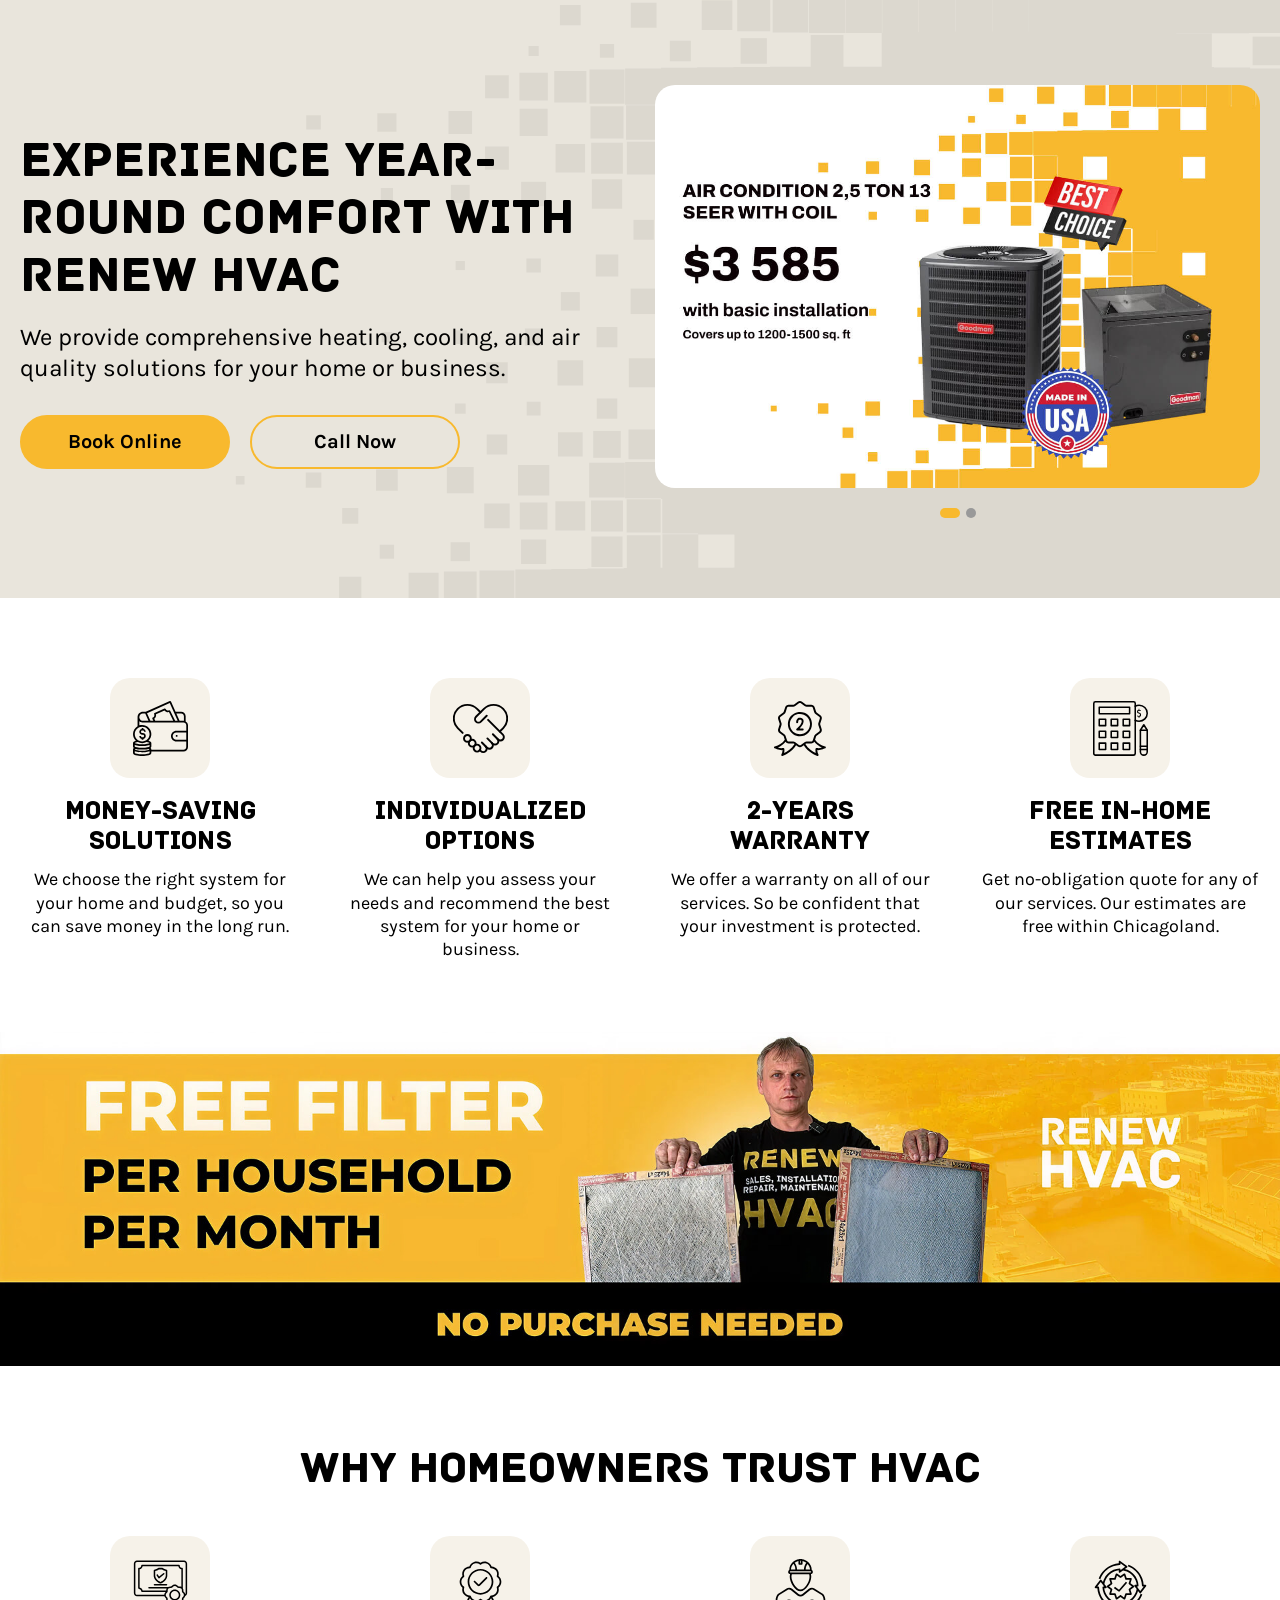
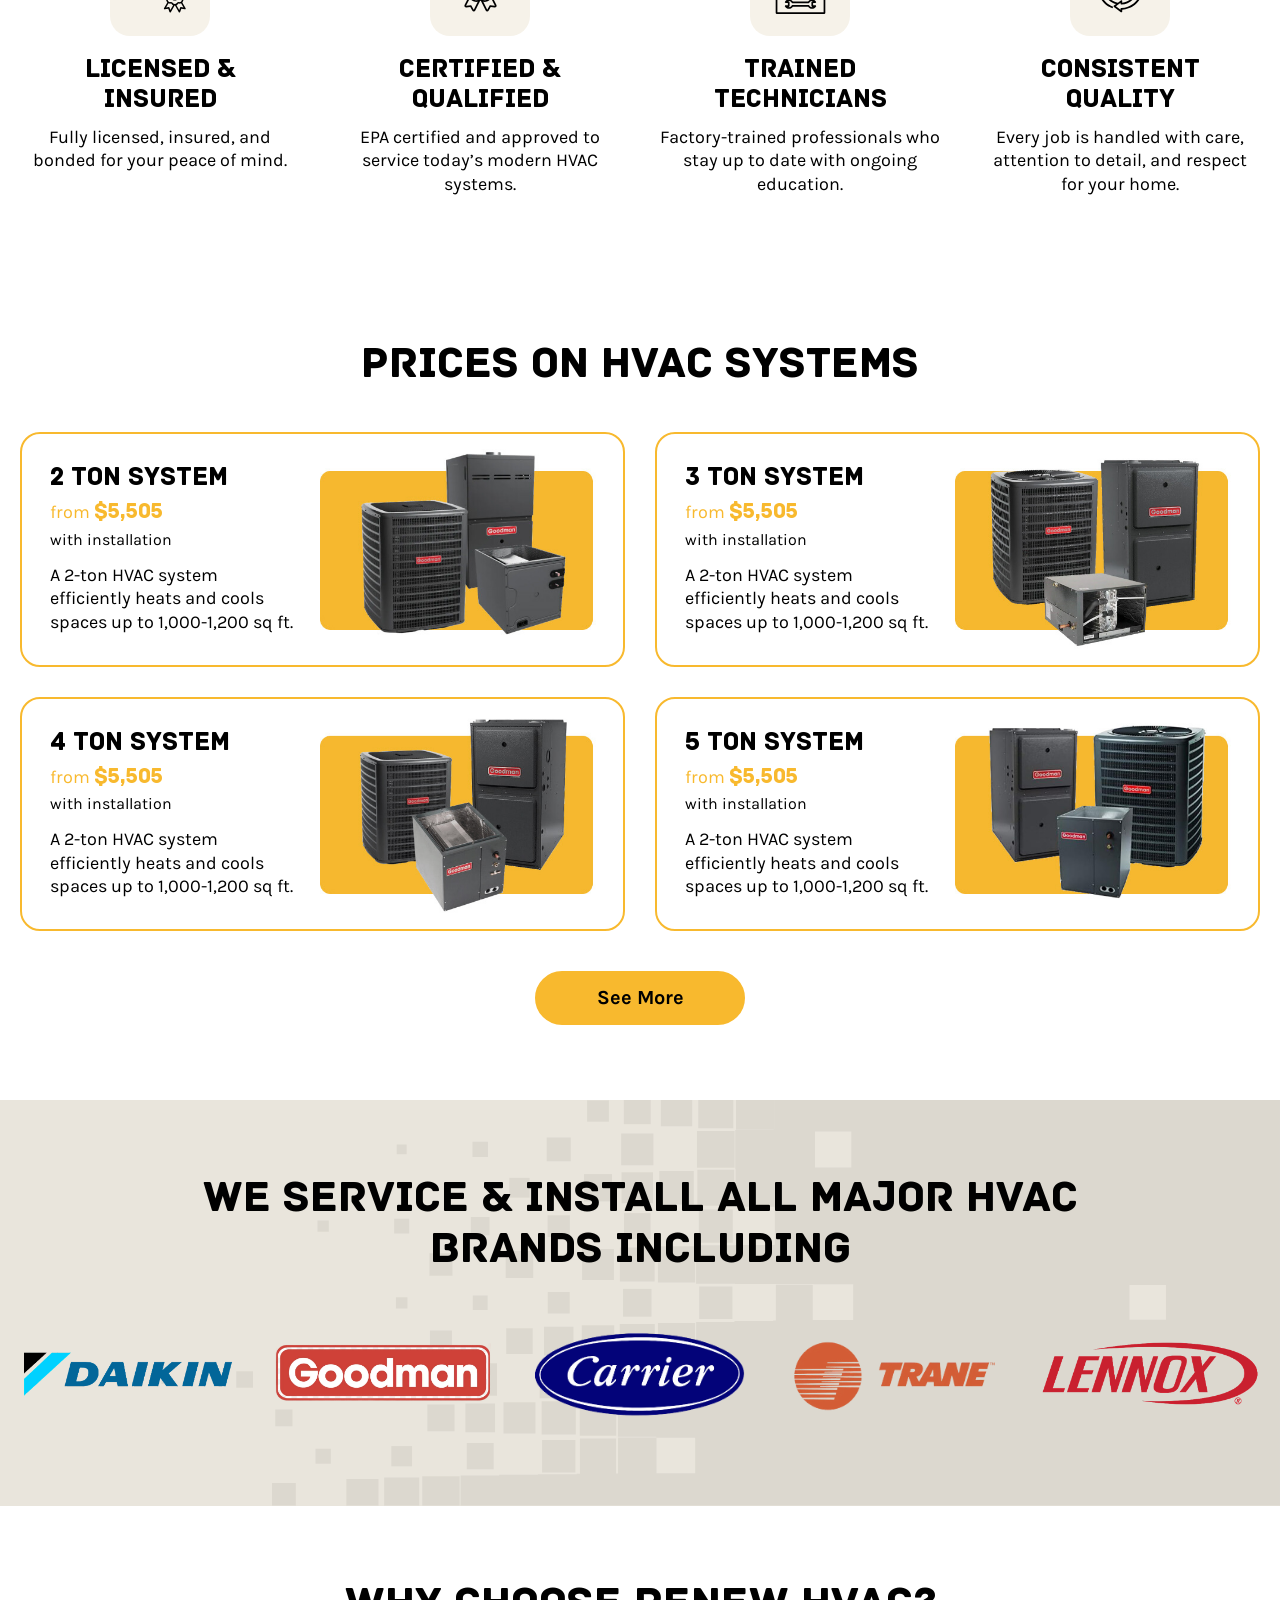
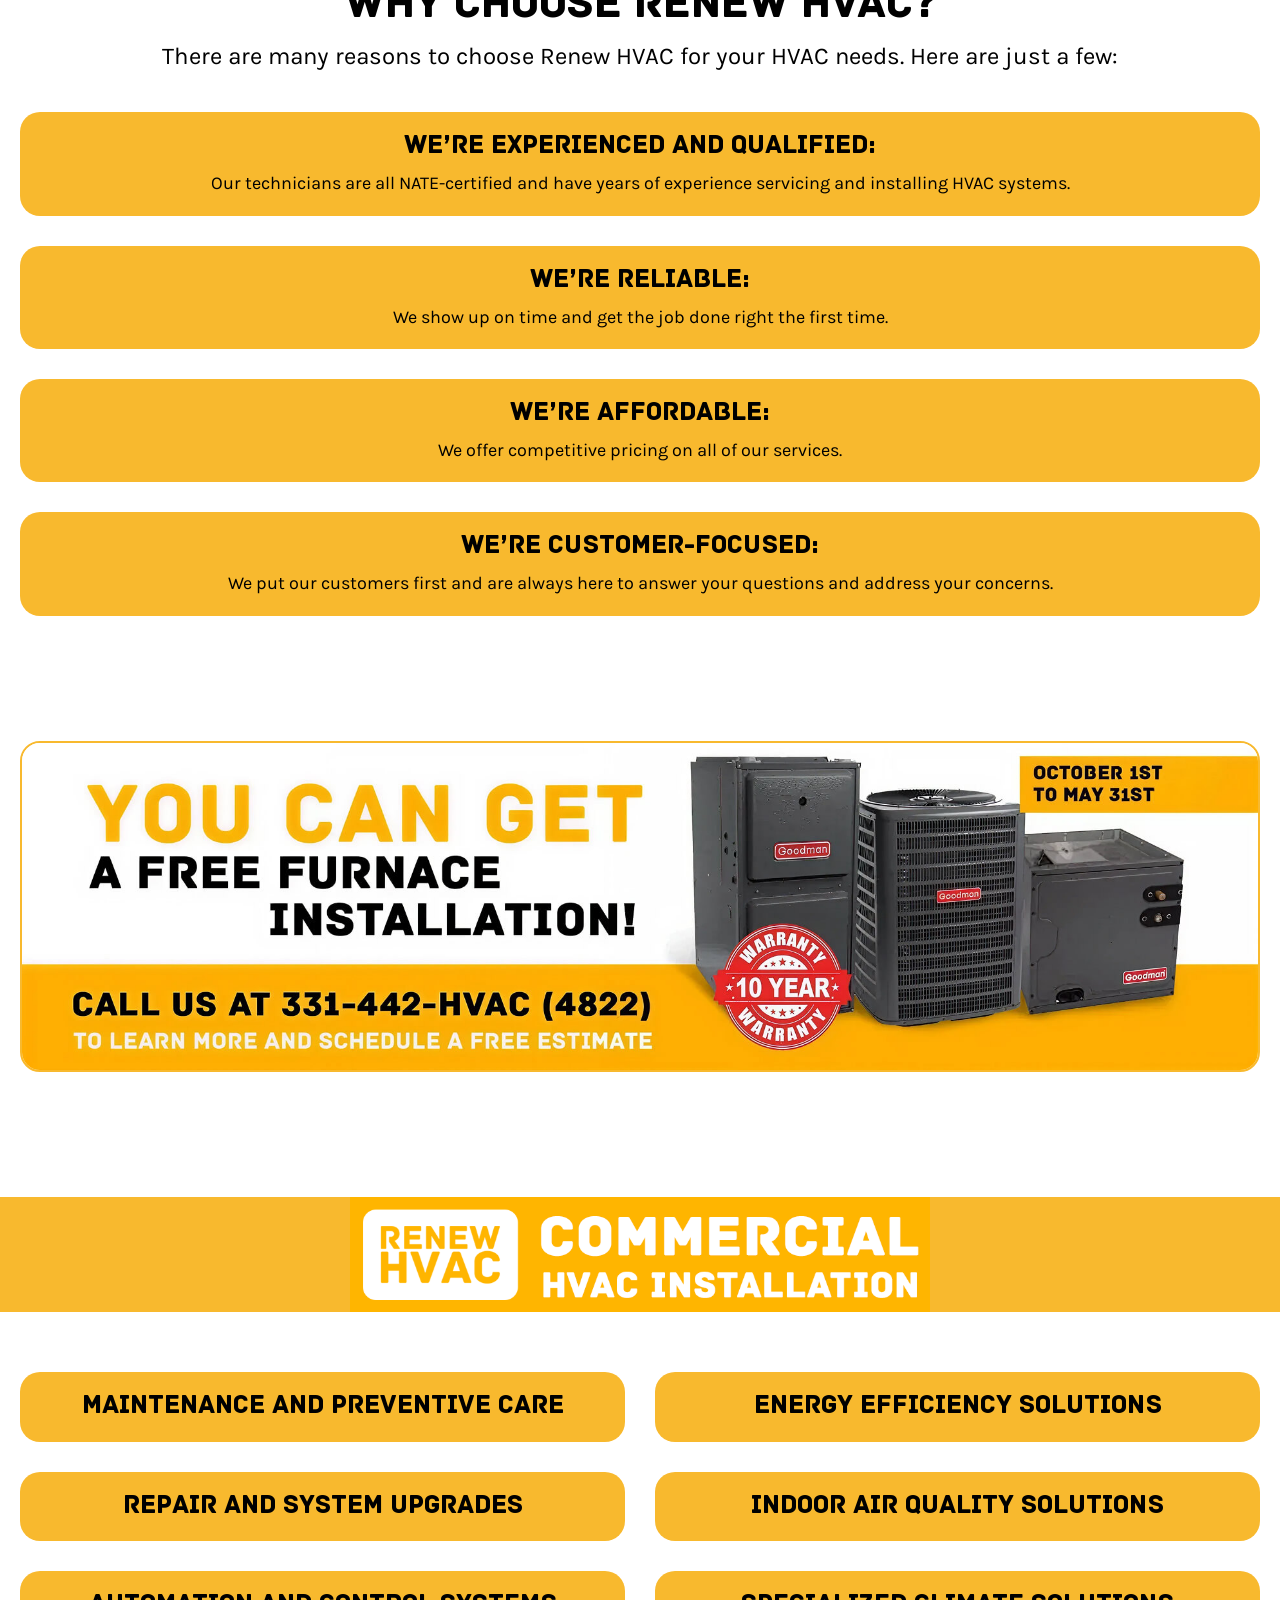
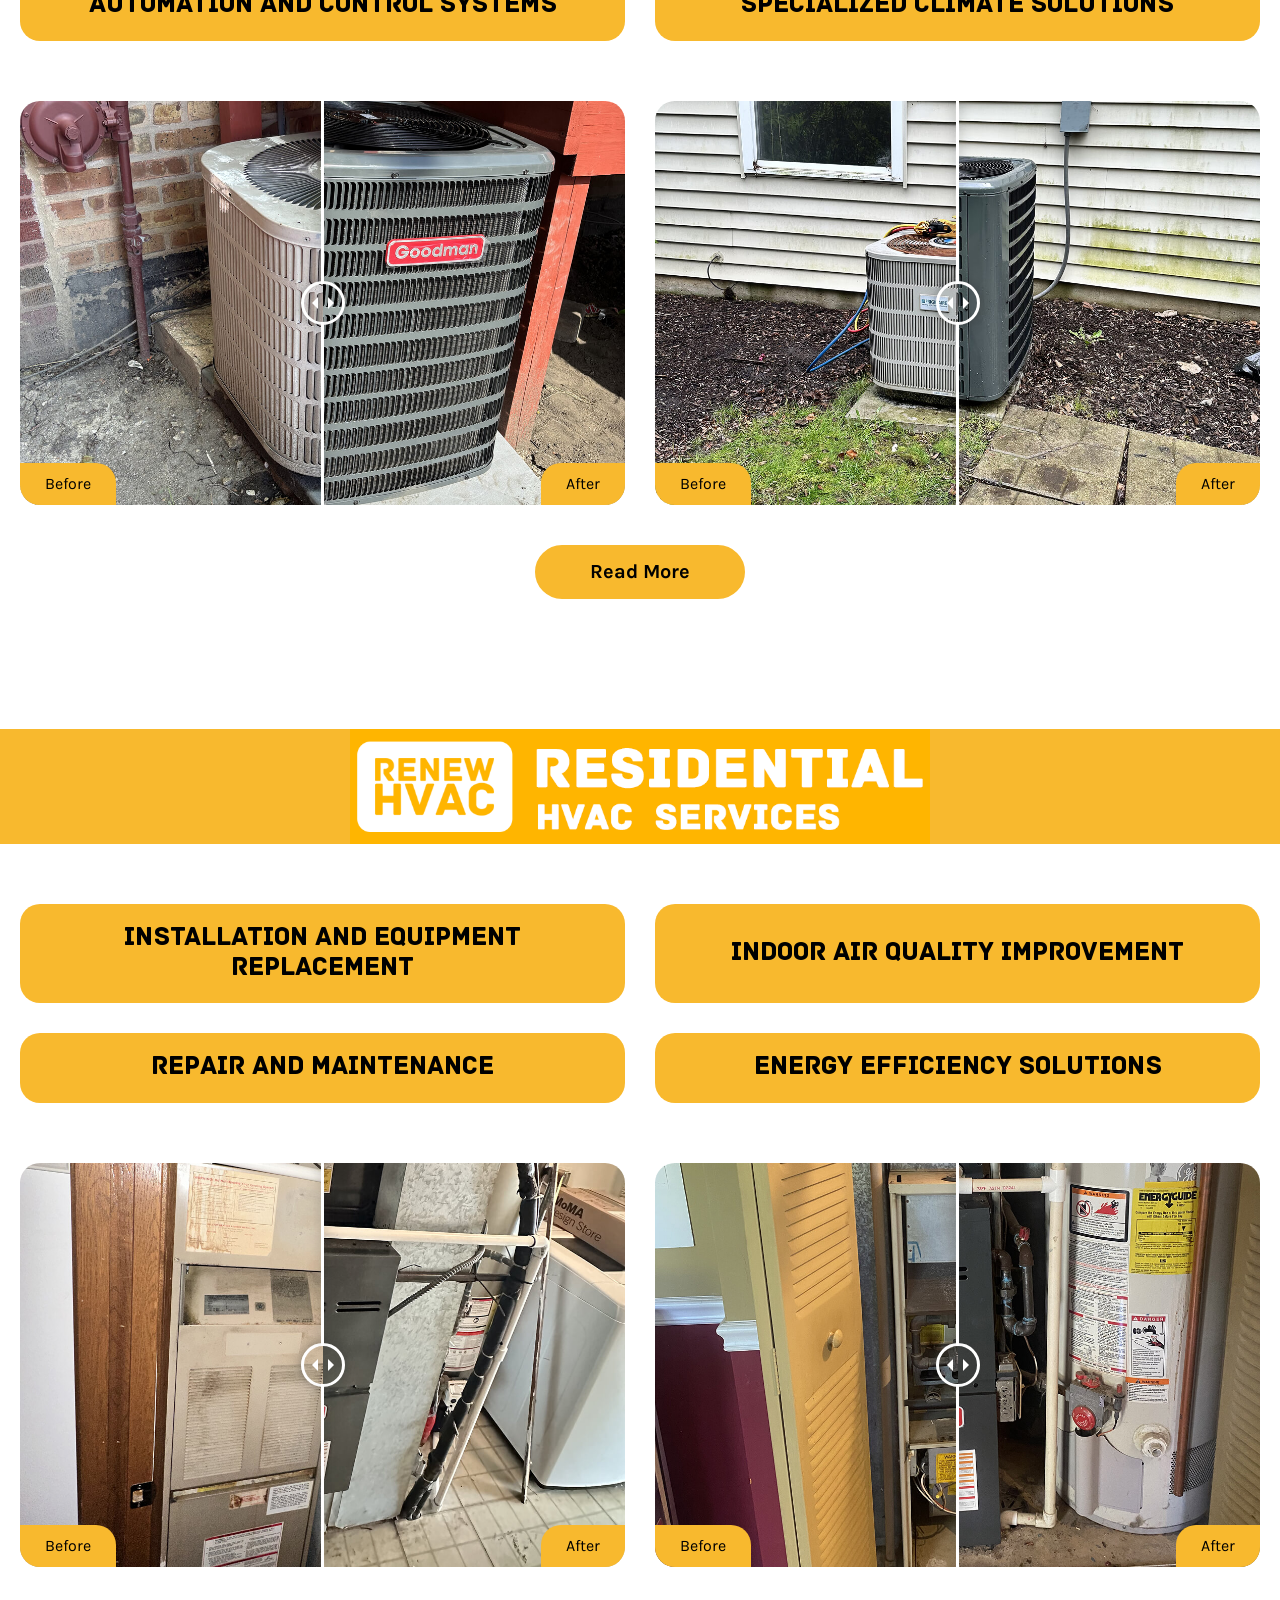
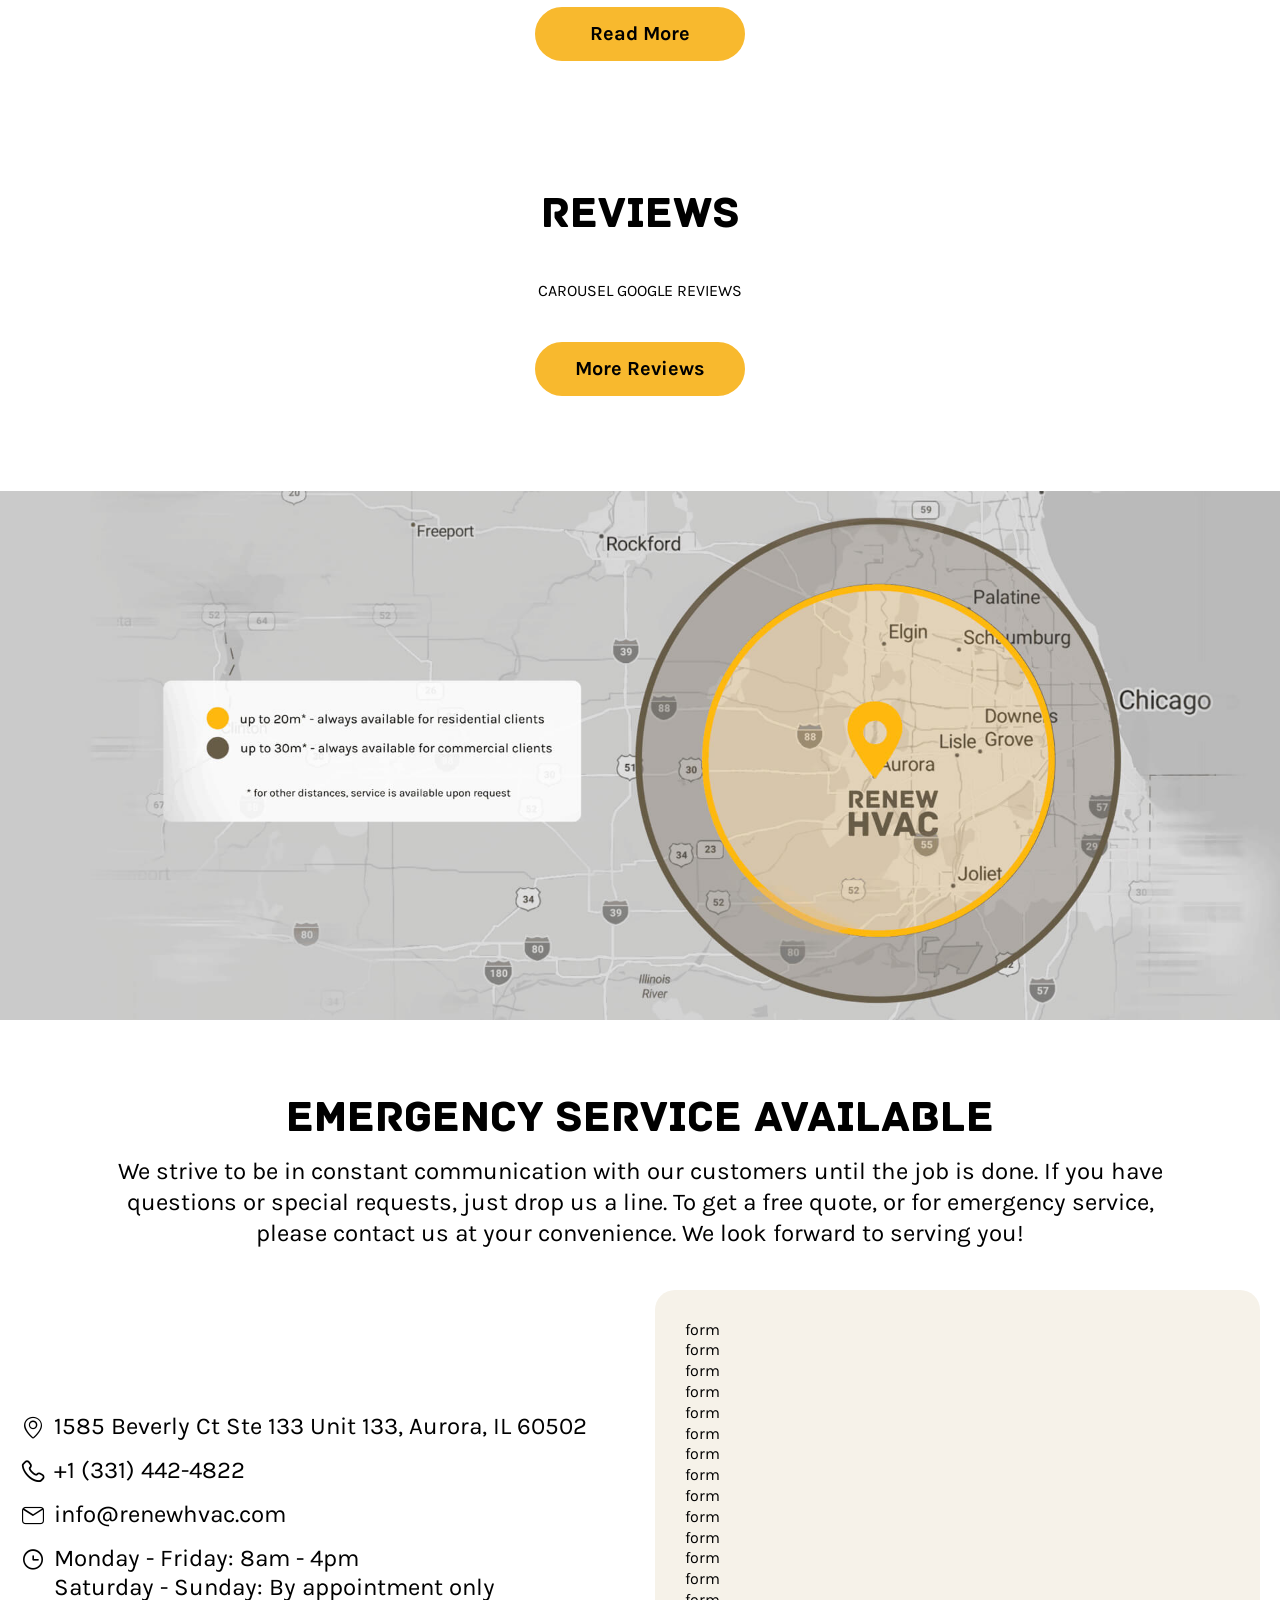
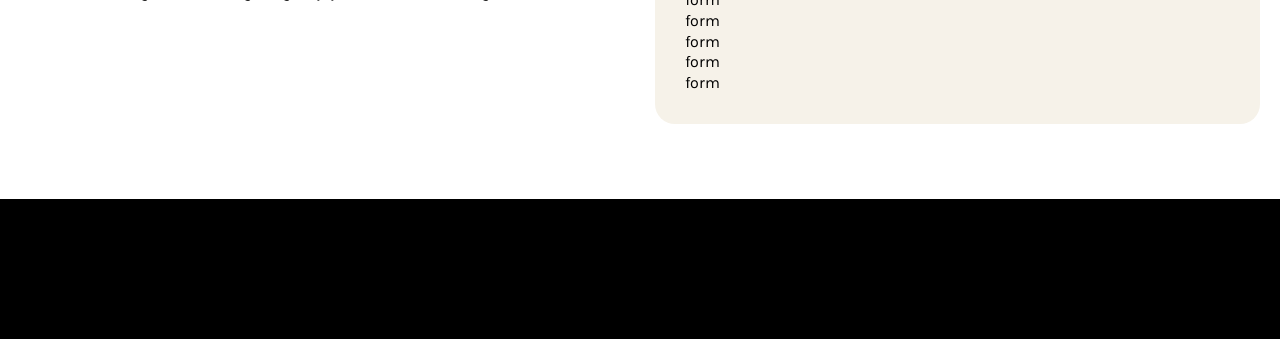
<file: index.html>
<!DOCTYPE html>
<html lang="en">

<head>
	<meta charset="utf-8">
	<meta name='robots' content='noindex, nofollow' />
	<meta name="viewport" content="width=device-width, initial-scale=1, maximum-scale=1">
	<title>Site</title>

	<link rel="stylesheet" href="assets/css/fonts.css">
	<link rel="stylesheet" href="assets/css/icons-font-rx.css">
	<link rel="stylesheet" href="assets/css/swiper-bundle.min.css">
	<link rel="stylesheet" href="assets/css/twentytwenty.css">
	<link rel="stylesheet" href="assets/css/style-rx.css">
</head>

<body id="home" class="home page">
	<div class="wrapper">

		<div class="hero-sect-rx sect-rx rx">
			<div class="hero__container">
				<div class="hero__content two-cols">
					<div class="hero__info two-cols__col">
						<h1 class="hero__title">Experience Year-Round Comfort with Renew HVAC</h1>
						<div class="hero__desc">
							<p>We provide comprehensive heating, cooling, and air quality solutions for your home or business.</p>
						</div>
						<div class="hero__buttons">
							<a class="hero__btn1 rx-btn scroll-btn" href="#contacts">
								<span class="btn__text">Book online</span>
							</a>
							<a class="hero__btn2 rx-btn rx-btn--outline scroll-btn" href="tel:+122222222">
								<span class="btn__text">Call now</span>
							</a>
						</div>
					</div>
					<div class="hero__media two-cols__col">
						<div class="hero__carousel">
							<div class="swiper-wrapper">
								<div class="swiper-slide">
									<div class="hero__card">
										<img src="img/h-slide-01-1.jpg" alt="image">
									</div>
								</div>
								<div class="swiper-slide">
									<div class="hero__card">
										<img src="img/h-slide-02-1.jpg" alt="image">
									</div>
								</div>
							</div>
							<div class="carousel__navigation hero--navi">
								<div class="carousel__pagination hero--pagi"></div>
							</div>
						</div>
					</div>
				</div>
			</div>
		</div>

		<div class="pluses-sect-rx sect-rx rx">
			<div class="pluses__container">
				<div class="pluses__cards">
					<div class="pluses__card">
						<div class="pluses__card-icon">
							<img src="img/ic_pluses-01.svg" alt="icon">
						</div>
						<div class="pluses__card-title h4">Money-Saving <br>Solutions</div>
						<div class="pluses__card-text">
							<p>We choose the right system for your home and budget, so you can save money in the long run.</p>
						</div>
					</div>
					<div class="pluses__card">
						<div class="pluses__card-icon">
							<img src="img/ic_pluses-02.svg" alt="icon">
						</div>
						<div class="pluses__card-title h4">Individualized <br>Options</div>
						<div class="pluses__card-text">
							<p>We can help you assess your needs and recommend the best system for your home or business.</p>
						</div>
					</div>
					<div class="pluses__card">
						<div class="pluses__card-icon">
							<img src="img/ic_pluses-03.svg" alt="icon">
						</div>
						<div class="pluses__card-title h4">2-Years <br>Warranty</div>
						<div class="pluses__card-text">
							<p>We offer a warranty on all of our services. So be confident that your investment is protected.</p>
						</div>
					</div>
					<div class="pluses__card">
						<div class="pluses__card-icon">
							<img src="img/ic_pluses-04.svg" alt="icon">
						</div>
						<div class="pluses__card-title h4">Free In-Home <br>Estimates</div>
						<div class="pluses__card-text">
							<p>Get no-obligation quote for any of our services. Our estimates are free within Chicagoland.</p>
						</div>
					</div>
				</div>
			</div>
		</div>

		<div class="hpromo-sect-rx sect-rx rx">
			<div class="hpromo__container-ff">
				<div class="hpromo__img">
					<img src="img/program-ba-free-filter-new.jpg" alt="promo free filter">
				</div>
			</div>
		</div>

		<section class="pluses-sect-rx sect-rx rx">
			<div class="pluses__container">
				<div class="sect-header">
					<h2 class="sheader__title">Why Homeowners Trust HVAC</h2>
					<!-- <div class="sheader__desc">
						<p>Lorem ipsum dolor sit amet consectetur adipisicing elit. Blanditiis, quod!</p>
					</div> -->
				</div>
				<div class="pluses__cards">
					<div class="pluses__card">
						<div class="pluses__card-icon">
							<img src="img/ic_whywe-01.svg" alt="icon">
						</div>
						<div class="pluses__card-title h4">LICENSED & <br>INSURED</div>
						<div class="pluses__card-text">
							<p>Fully licensed, insured, and bonded for your peace of mind.</p>
						</div>
					</div>
					<div class="pluses__card">
						<div class="pluses__card-icon">
							<img src="img/ic_whywe-02.svg" alt="icon">
						</div>
						<div class="pluses__card-title h4">CERTIFIED & <br>QUALIFIED</div>
						<div class="pluses__card-text">
							<p>EPA certified and approved to service today’s modern HVAC systems.</p>
						</div>
					</div>
					<div class="pluses__card">
						<div class="pluses__card-icon">
							<img src="img/ic_whywe-03.svg" alt="icon">
						</div>
						<div class="pluses__card-title h4">TRAINED <br>TECHNICIANS</div>
						<div class="pluses__card-text">
							<p>Factory-trained professionals who stay up to date with ongoing education.</p>
						</div>
					</div>
					<div class="pluses__card">
						<div class="pluses__card-icon">
							<img src="img/ic_whywe-04.svg" alt="icon">
						</div>
						<div class="pluses__card-title h4">CONSISTENT <br>QUALITY</div>
						<div class="pluses__card-text">
							<p>Every job is handled with care, attention to detail, and respect for your home.</p>
						</div>
					</div>
				</div>
			</div>
		</section>

		<section class="hprices-sect-rx sect-rx rx">
			<div class="hprices__container">
				<div class="sect-header">
					<h2 class="sheader__title">Prices on HVAC Systems</h2>
					<!-- <div class="sheader__desc">
						<p>Lorem ipsum dolor sit amet consectetur adipisicing elit. Blanditiis, quod!</p>
					</div> -->
				</div>
				<div class="hprices__cards">
					<a class="hprices__card" href="#">
						<div class="hprices__card-info">
							<div class="hprices__card-title h4">2 Ton System</div>
							<div class="hprices__card-price">from <span>$5,505</span></div>
							<div class="hprices__card-price-under">with installation</div>
							<div class="hprices__card-text">
								<p>A 2-ton HVAC system efficiently heats and cools spaces up to 1,000-1,200 sq ft.</p>
							</div>
						</div>
						<div class="hprices__card-img">
							<img src="img/2-ton.jpg" alt="image">
						</div>
					</a>
					<a class="hprices__card" href="#">
						<div class="hprices__card-info">
							<div class="hprices__card-title h4">3 Ton System</div>
							<div class="hprices__card-price">from <span>$5,505</span></div>
							<div class="hprices__card-price-under">with installation</div>
							<div class="hprices__card-text">
								<p>A 2-ton HVAC system efficiently heats and cools spaces up to 1,000-1,200 sq ft.</p>
							</div>
						</div>
						<div class="hprices__card-img">
							<img src="img/3-ton.jpg" alt="image">
						</div>
					</a>
					<a class="hprices__card" href="#">
						<div class="hprices__card-info">
							<div class="hprices__card-title h4">4 Ton System</div>
							<div class="hprices__card-price">from <span>$5,505</span></div>
							<div class="hprices__card-price-under">with installation</div>
							<div class="hprices__card-text">
								<p>A 2-ton HVAC system efficiently heats and cools spaces up to 1,000-1,200 sq ft.</p>
							</div>
						</div>
						<div class="hprices__card-img">
							<img src="img/4-ton.jpg" alt="image">
						</div>
					</a>
					<a class="hprices__card" href="#">
						<div class="hprices__card-info">
							<div class="hprices__card-title h4">5 Ton System</div>
							<div class="hprices__card-price">from <span>$5,505</span></div>
							<div class="hprices__card-price-under">with installation</div>
							<div class="hprices__card-text">
								<p>A 2-ton HVAC system efficiently heats and cools spaces up to 1,000-1,200 sq ft.</p>
							</div>
						</div>
						<div class="hprices__card-img">
							<img src="img/5-ton.jpg" alt="image">
						</div>
					</a>
				</div>
				<div class="hprices__btns sect__buttons">
					<a class="sect__btn rx-btn" href="#">
						<span class="btn__text">See more</span>
					</a>
				</div>
			</div>
		</section>

		<section class="hlogos-sect-rx sect-rx rx">
			<div class="hlogos__container">
				<div class="sect-header">
					<h2 class="sheader__title">We Service & Install All Major HVAC Brands Including</h2>
					<!-- <div class="sheader__desc">
						<p>Lorem ipsum dolor sit amet consectetur adipisicing elit. Blanditiis, quod!</p>
					</div> -->
				</div>
				<div class="hlogos__content">
					<div class="hlogos__carousel">
						<div class="swiper-wrapper">
							<div class="swiper-slide">
								<div class="hlogos__item"><img src="img/brand-01.png" alt="client logo"></div>
							</div>
							<div class="swiper-slide">
								<div class="hlogos__item"><img src="img/brand-02.png" alt="client logo"></div>
							</div>
							<div class="swiper-slide">
								<div class="hlogos__item"><img src="img/brand-03.png" alt="client logo"></div>
							</div>
							<div class="swiper-slide">
								<div class="hlogos__item"><img src="img/brand-04.png" alt="client logo"></div>
							</div>
							<div class="swiper-slide">
								<div class="hlogos__item"><img src="img/brand-05.png" alt="client logo"></div>
							</div>
							<div class="swiper-slide">
								<div class="hlogos__item"><img src="img/brand-06.png" alt="client logo"></div>
							</div>
						</div>
					</div>
				</div>
			</div>
		</section>

		<section class="hchoose-sect-rx sect-rx rx">
			<div class="hchoose__container">
				<div class="sect-header">
					<h2 class="sheader__title">Why Choose Renew HVAC?</h2>
					<div class="sheader__desc">
						<p>There are many reasons to choose Renew HVAC for your HVAC needs. Here are just a few:</p>
					</div>
				</div>
				<div class="hchoose__cards">
					<div class="hchoose__card">
						<div class="hchoose__card-title h4">We’re experienced and qualified:</div>
						<div class="hchoose__card-text">
							<p>Our technicians are all NATE-certified and have years of experience servicing and installing HVAC systems.</p>
						</div>
					</div>
					<div class="hchoose__card">
						<div class="hchoose__card-title h4">We’re reliable:</div>
						<div class="hchoose__card-text">
							<p>We show up on time and get the job done right the first time.</p>
						</div>
					</div>
					<div class="hchoose__card">
						<div class="hchoose__card-title h4">We’re affordable:</div>
						<div class="hchoose__card-text">
							<p>We offer competitive pricing on all of our services.</p>
						</div>
					</div>
					<div class="hchoose__card">
						<div class="hchoose__card-title h4">We’re customer-focused:</div>
						<div class="hchoose__card-text">
							<p>We put our customers first and are always here to answer your questions and address your concerns.</p>
						</div>
					</div>
				</div>
			</div>
		</section>

		<div class="hpromo2-sect-rx sect-rx rx">
			<div class="hpromo2__container">
				<a class="hpromo2__img" href="#">
					<img src="img/program-ba-new-01.jpg" alt="promo image" title="read more">
				</a>
			</div>
		</div>
		
		<section class="hservs-sect-rx sect-rx rx">
			<div class="hservs__imgtitle">
				<img src="img/title-commercial.svg" alt="Commercial HVAC Installation">
			</div>
			<div class="hservs__container">
				<div class="sect-header hidden">
					<h2 class="sheader__title">Commercial HVAC Installation</h2>
					<div class="sheader__desc">
						<p>We deliver reliable, high-efficiency HVAC systems tailored for industrial facilities, office buildings, retail spaces, and other commercial properties. Our installation services cover the entire spectrum of heating, cooling, and ventilation needs to ensure consistent indoor comfort and operational efficiency. For critical environments like server rooms and data centers, we specialize in advanced cooling systems designed to protect your equipment and minimize the risk of downtime. We also provide comprehensive climate management solutions, creating optimal indoor conditions for expansive spaces such as warehouses, large offices, and production facilities.</p>
					</div>
				</div>
				<div class="hservs__content">
					<ul class="hvac__list">
						<li>Maintenance and Preventive Care</li>
						<li>Energy Efficiency Solutions</li>
						<li>Repair and System Upgrades</li>
						<li>Indoor Air Quality Solutions</li>
						<li>Automation and Control Systems</li>
						<li>Specialized Climate Solutions</li>
					</ul>
				</div>
				<div class="hvac__abgal two-cols">
					<div class="two-cols__col">
						<div class="hvac__abgal-card before-after">
							<img src="img/comm_01-be.jpg" alt="Before">
							<img src="img/comm_01-af.jpg" alt="After">
						</div>
					</div>
					<div class="two-cols__col">
						<div class="hvac__abgal-card before-after">
							<img src="img/comm_02-be.jpg" alt="Before">
							<img src="img/comm_02-af.jpg" alt="After">
						</div>
					</div>
				</div>
				<div class="hservs__btns sect__buttons">
					<a class="sect__btn rx-btn" href="#">
						<span class="btn__text">Read more</span>
					</a>
				</div>
			</div>
		</section>

		<section class="hservs-sect-rx sect-rx rx">
			<div class="hservs__imgtitle">
				<img src="img/title-residential.svg" alt="Our Residential HVAC Services">
			</div>
			<div class="hservs__container">
				<div class="sect-header hidden">
					<h2 class="sheader__title">Our Residential HVAC Services</h2>
					<div class="sheader__desc">
						<p>Create the Perfect Climate in Your Home with RenewHVAC. At RenewHVAC, we are dedicated to creating a comfortable, healthy, and energy-efficient atmosphere in your home. We offer a complete range of services for heating, ventilation, and air conditioning (HVAC) systems, from installation and repairs to ongoing maintenance.</p>
					</div>
				</div>
				<div class="hservs__content">
					<ul class="hvac__list">
						<li>Installation and Equipment Replacement</li>
						<li>Indoor Air Quality Improvement</li>
						<li>Repair and Maintenance</li>
						<li>Energy Efficiency Solutions</li>
					</ul>
				</div>
				<div class="hvac__abgal two-cols">
					<div class="two-cols__col">
						<div class="hvac__abgal-card before-after">
							<img src="img/resi_01-be.jpg" alt="before">
							<img src="img/resi_01-af.jpg" alt="after">
						</div>
					</div>
					<div class="two-cols__col">
						<div class="hvac__abgal-card before-after">
							<img src="img/resi_02-be.jpg" alt="before">
							<img src="img/resi_02-af.jpg" alt="after">
						</div>
					</div>
				</div>
				<div class="hservs__btns sect__buttons">
					<a class="sect__btn rx-btn" href="#">
						<span class="btn__text">Read more</span>
					</a>
				</div>
			</div>
		</section>

		<section class="hreviews-sect-rx sect-rx rx">
			<div class="hreviews__container">
				<div class="sect-header">
					<h2 class="sheader__title">Reviews</h2>
					<!-- <div class="sheader__desc">
						<p>Lorem ipsum dolor sit amet consectetur adipisicing elit. Blanditiis, quod!</p>
					</div> -->
				</div>
				<div class="hreviews__content">
					<p style="text-align: center;">CAROUSEL GOOGLE REVIEWS</p>
				</div>
				<div class="hreviews__btns sect__buttons">
					<a class="sect__btn rx-btn" href="https://www.google.com/maps/place/RENEW+HVAC+.inc/@41.8079941,-88.2758824,17z/data=!3m1!4b1!4m6!3m5!1s0x880ee59ab56bf1a9:0xdc32e9e1ff0e8d78!8m2!3d41.8079941!4d-88.2758824!16s%2Fg%2F11jtx1tl3s?entry=ttu&g_ep=EgoyMDI2MDIxOC4wIKXMDSoASAFQAw%3D%3D" target="_blank">
						<span class="btn__text">More reviews</span>
					</a>
				</div>
			</div>
		</section>

		<div class="hmap-sect-rx sect-rx rx">
			<div class="hmap__container-ff">
				<div class="hmap__content">
					<img src="img/renew-hvac-inc_map-new.jpg" alt="image map">
				</div>
			</div>
		</div>

		<section id="contacts" class="hcontacts-sect-rx sect-rx rx">
			<div class="hcontacts__container">
				<div class="sect-header">
					<h2 class="sheader__title">Emergency Service Available</h2>
					<div class="sheader__desc">
						<p>We strive to be in constant communication with our customers until the job is done. If you have questions or special requests, just drop us a line. To get a free quote, or for emergency service, please contact us at your convenience. We look forward to serving you!</p>
					</div>
				</div>
				<div class="hcontacts__content two-cols">
					<div class="two-cols__col">
						<div class="hcontacts__info">
							<ul class="hcontacts__conts hconts-list">
								<li><span class="_icon-locstion"></span>1585 Beverly Ct Ste 133 Unit 133, Aurora, IL 60502</li>
								<li><span class="_icon-phone"></span><a href="tel:+17738271762">+1 (331) 442-4822</a></li>
								<li><span class="_icon-email"></span><a href="mailto:info@renewhvac.com">info@renewhvac.com</a></li>
								<li><span class="_icon-clock"></span>Monday - Friday: 8am - 4pm <br>Saturday - Sunday: By appointment only</li>
							</ul>
						</div>
					</div>
					<div class="two-cols__col">
						<div class="hcontacts__form">
							form<br>
							form<br>
							form<br>
							form<br>
							form<br>
							form<br>
							form<br>
							form<br>
							form<br>
							form<br>
							form<br>
							form<br>
							form<br>
							form<br>
							form<br>
							form<br>
							form<br>
							form 
						</div>
					</div>
				</div>
			</div>
		</section>

		<div class="hfooter"></div>
	</div>
	
	<div class="hidden"></div>
	
	<script src="assets/js/jquery-3.7.1.min.js"></script>
	<script src="assets/js/swiper-bundle.min.js"></script>
	<script src="assets/js/fancybox.umd.js"></script>
	<script src="assets/js/jquery.event.move.js"></script>
	<script src="assets/js/jquery.twentytwenty.js"></script>
	<script src="assets/js/common-rx.js"></script>
</body>
</html>
</file>
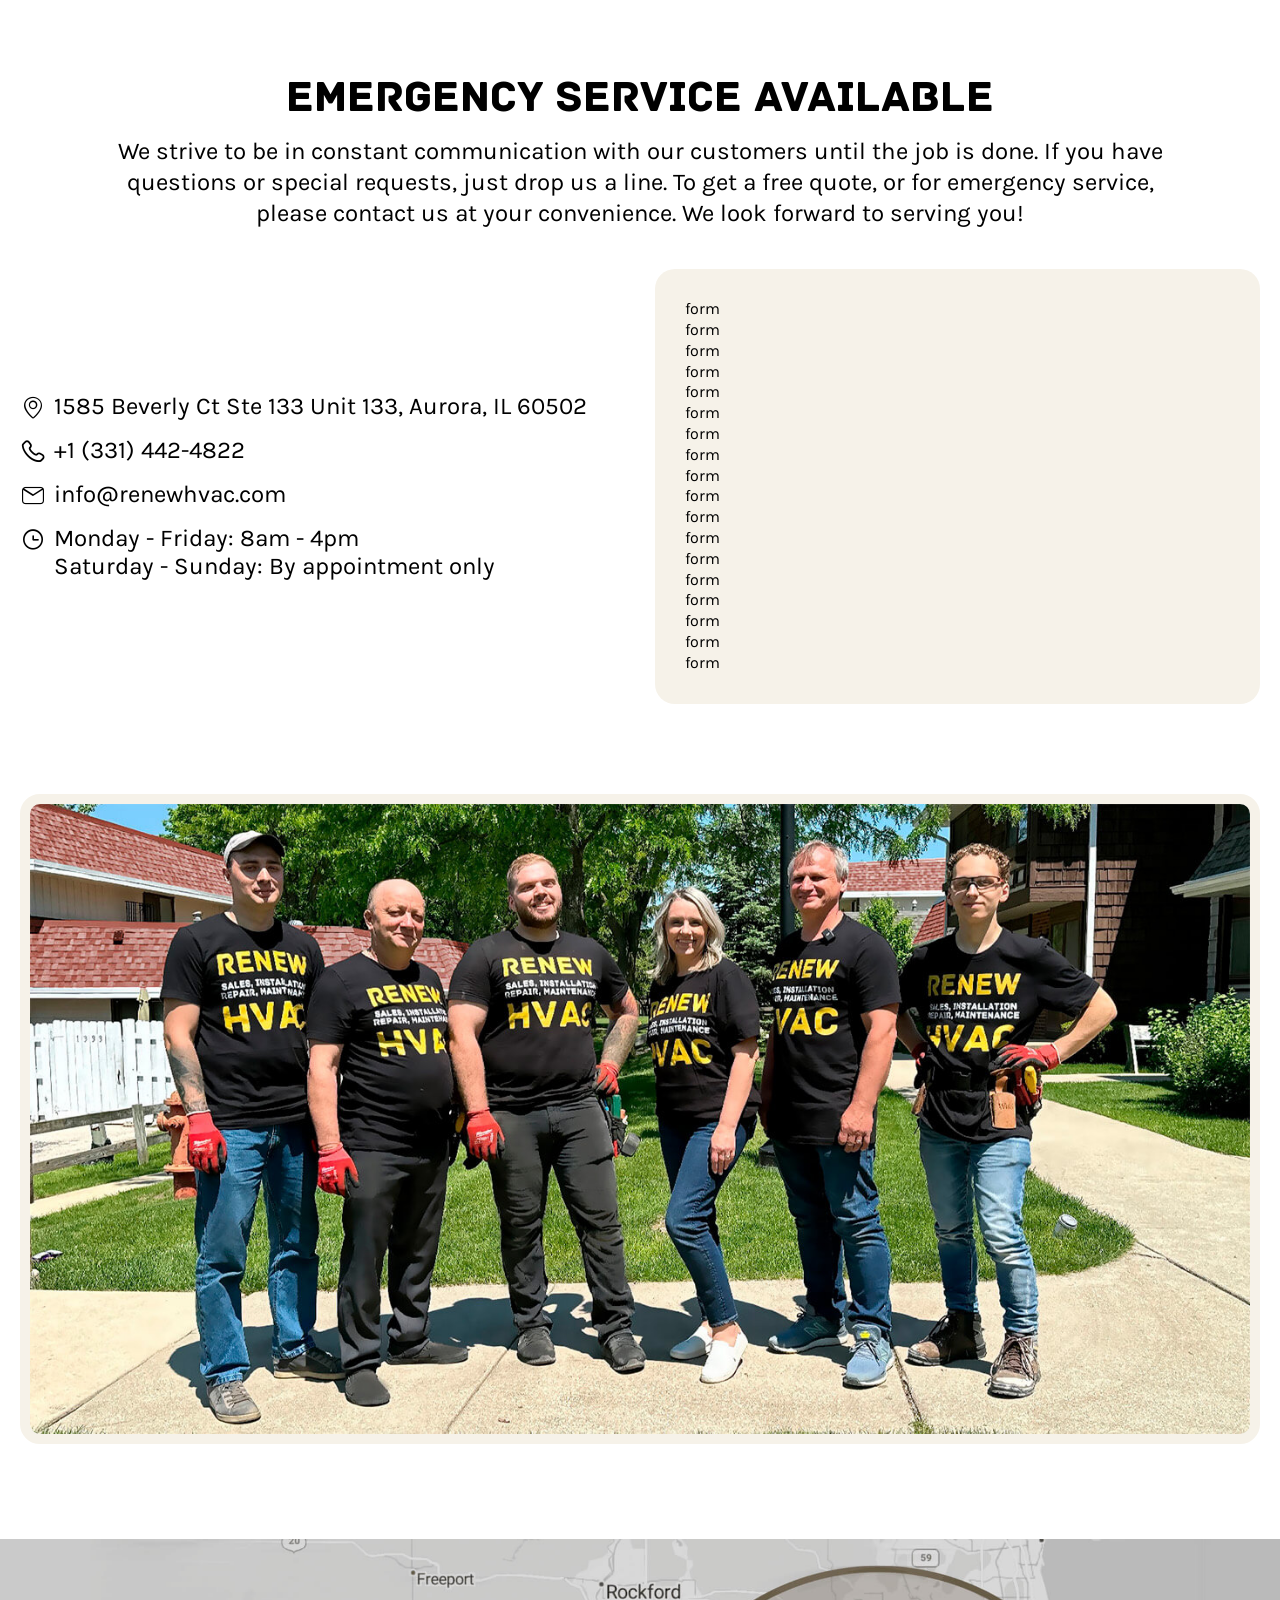
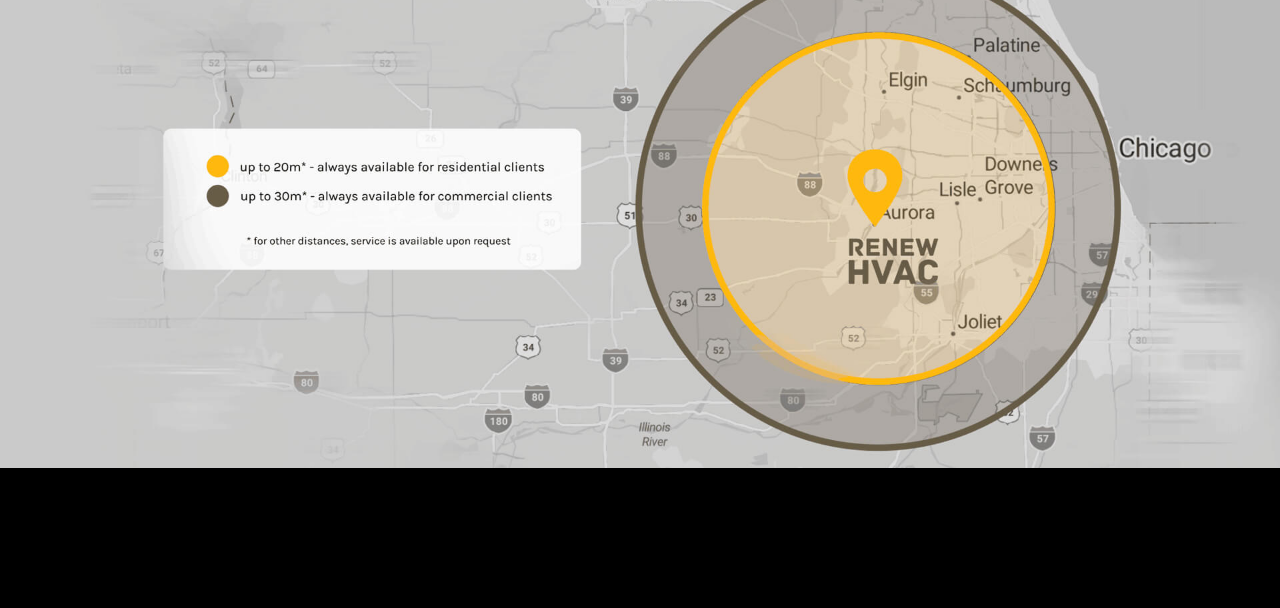
<file: page-contacts.html>
<!DOCTYPE html>
<html lang="en">

<head>
	<meta charset="utf-8">
	<meta name='robots' content='noindex, nofollow' />
	<meta name="viewport" content="width=device-width, initial-scale=1, maximum-scale=1">
	<title>Site</title>

	<link rel="stylesheet" href="assets/css/fonts.css">
	<link rel="stylesheet" href="assets/css/icons-font-rx.css">
	<link rel="stylesheet" href="assets/css/swiper-bundle.min.css">
	<link rel="stylesheet" href="assets/css/fancybox.css">
	<link rel="stylesheet" href="assets/css/twentytwenty.css">
	<link rel="stylesheet" href="assets/css/style-rx.css">
</head>

<body id="home" class="home page">
	<div class="wrapper">

		<div id="contacts" class="hcontacts-sect-rx sect-rx rx">
			<div class="hcontacts__container">
				<div class="sect-header">
					<h1 class="sheader__title">Emergency Service Available</h1>
					<div class="sheader__desc">
						<p>We strive to be in constant communication with our customers until the job is done. If you have questions or special requests, just drop us a line. To get a free quote, or for emergency service, please contact us at your convenience. We look forward to serving you!</p>
					</div>
				</div>
				<div class="hcontacts__content two-cols">
					<div class="two-cols__col">
						<div class="hcontacts__info">
							<ul class="hcontacts__conts hconts-list">
								<li><span class="_icon-locstion"></span>1585 Beverly Ct Ste 133 Unit 133, Aurora, IL 60502</li>
								<li><span class="_icon-phone"></span><a href="tel:+17738271762">+1 (331) 442-4822</a></li>
								<li><span class="_icon-email"></span><a href="mailto:info@renewhvac.com">info@renewhvac.com</a></li>
								<li><span class="_icon-clock"></span>Monday - Friday: 8am - 4pm <br>Saturday - Sunday: By appointment only</li>
							</ul>
						</div>
					</div>
					<div class="two-cols__col">
						<div class="hcontacts__form">
							form<br>
							form<br>
							form<br>
							form<br>
							form<br>
							form<br>
							form<br>
							form<br>
							form<br>
							form<br>
							form<br>
							form<br>
							form<br>
							form<br>
							form<br>
							form<br>
							form<br>
							form
						</div>
					</div>
				</div>
			</div>
		</div>

		<div class="himage-sect-rx sect-rx rx">
			<div class="himage__container">
				<div class="himage__content">
					<img src="img/hvac-team-img.jpg" alt="image hvac">
				</div>
			</div>
		</div>

		<div class="hmap-sect-rx sect-rx rx">
			<div class="hmap__container-ff">
				<div class="hmap__content">
					<img src="img/renew-hvac-inc_map-new.jpg" alt="image map">
				</div>
			</div>
		</div>

		<div class="hfooter"></div>
	</div>
	
	<div class="hidden"></div>
	
	<script src="assets/js/jquery-3.7.1.min.js"></script>
	<script src="assets/js/swiper-bundle.min.js"></script>
	<script src="assets/js/fancybox.umd.js"></script>
	<script src="assets/js/jquery.event.move.js"></script>
	<script src="assets/js/jquery.twentytwenty.js"></script>
	<script src="assets/js/common-rx.js"></script>
</body>
</html>
</file>
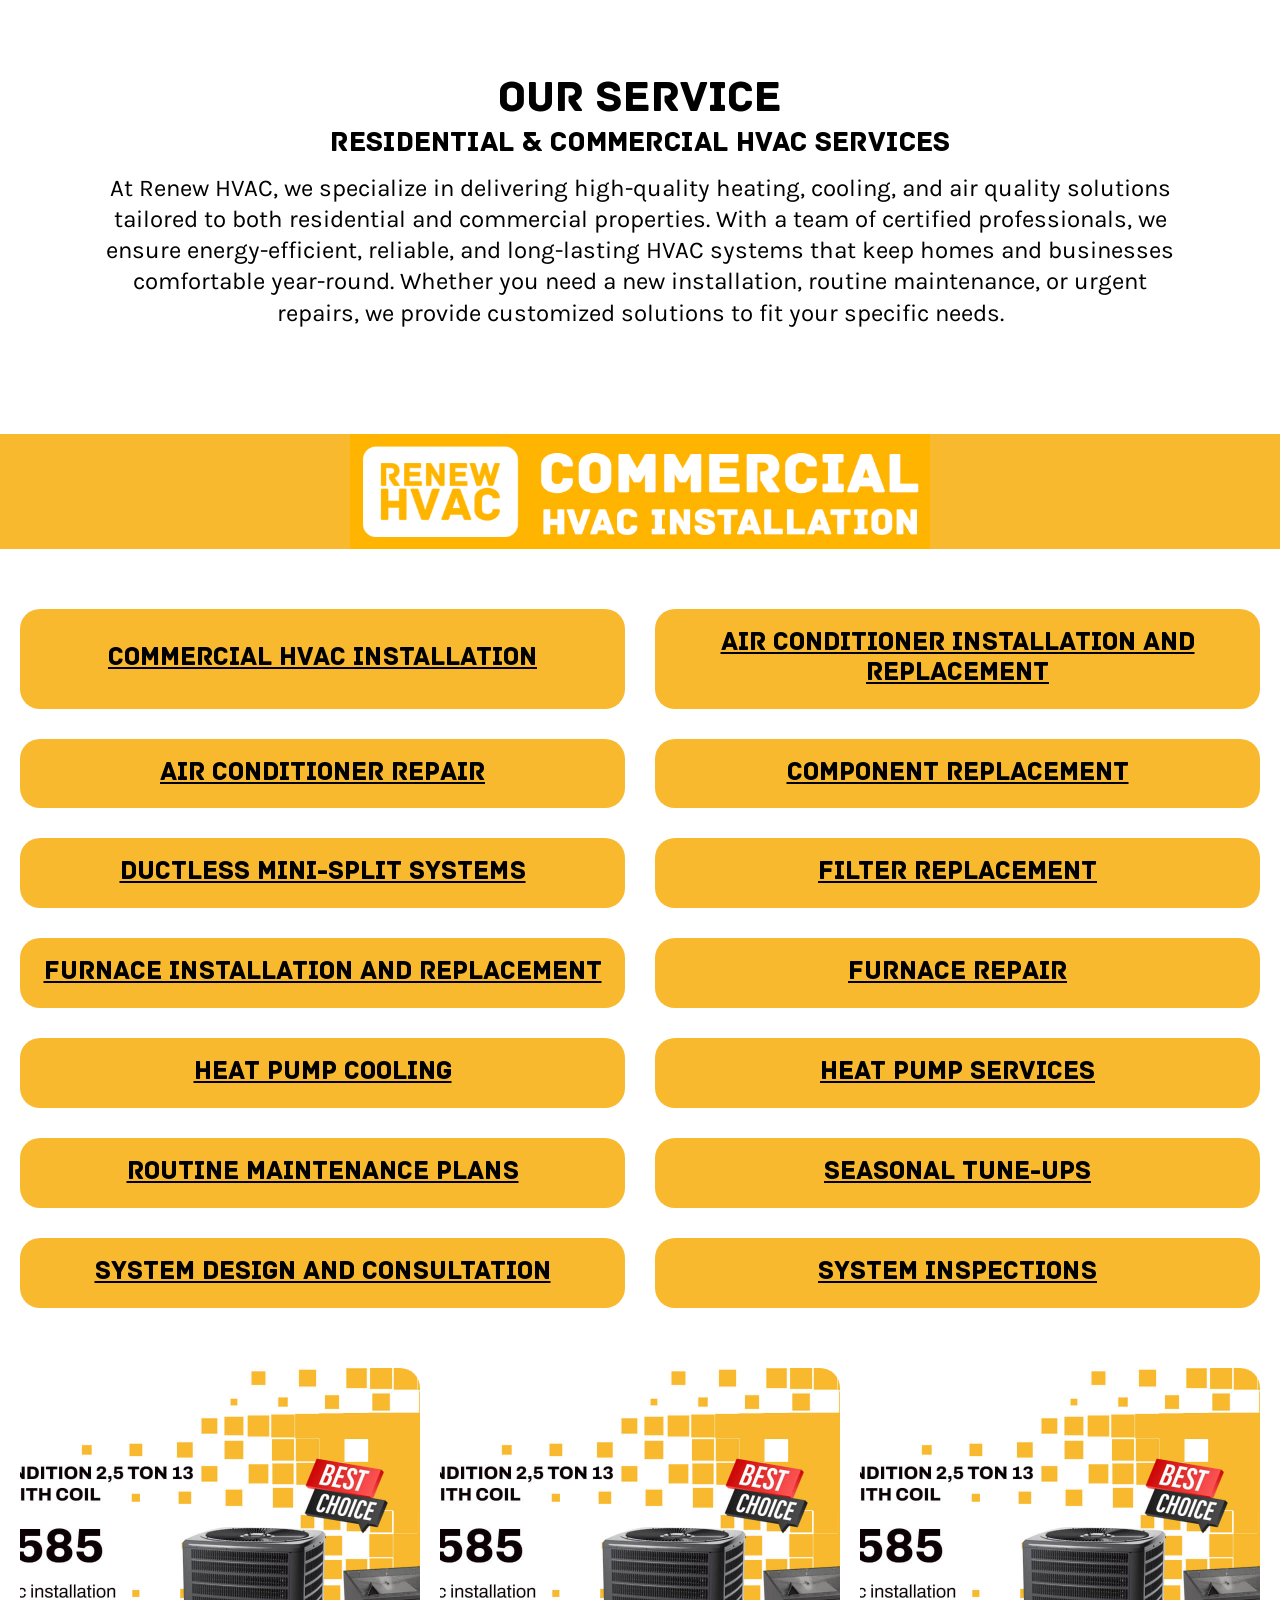
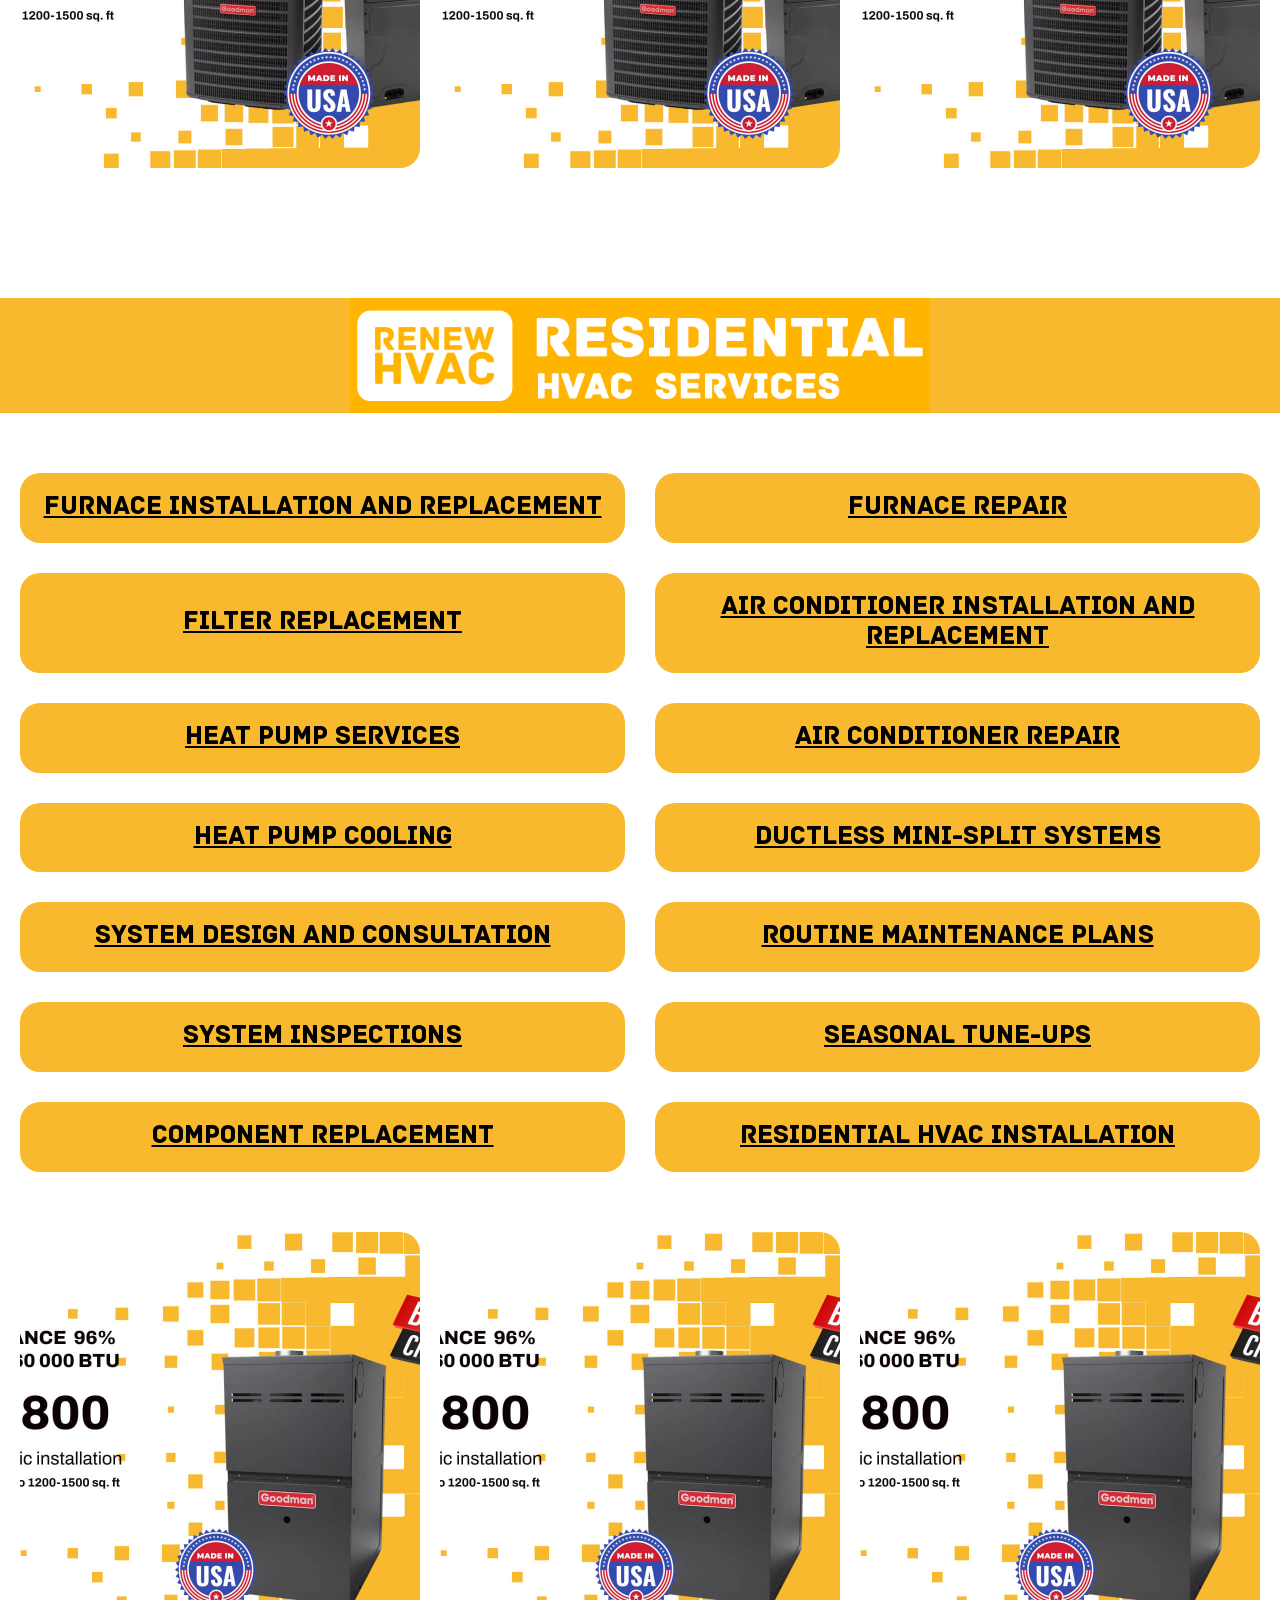
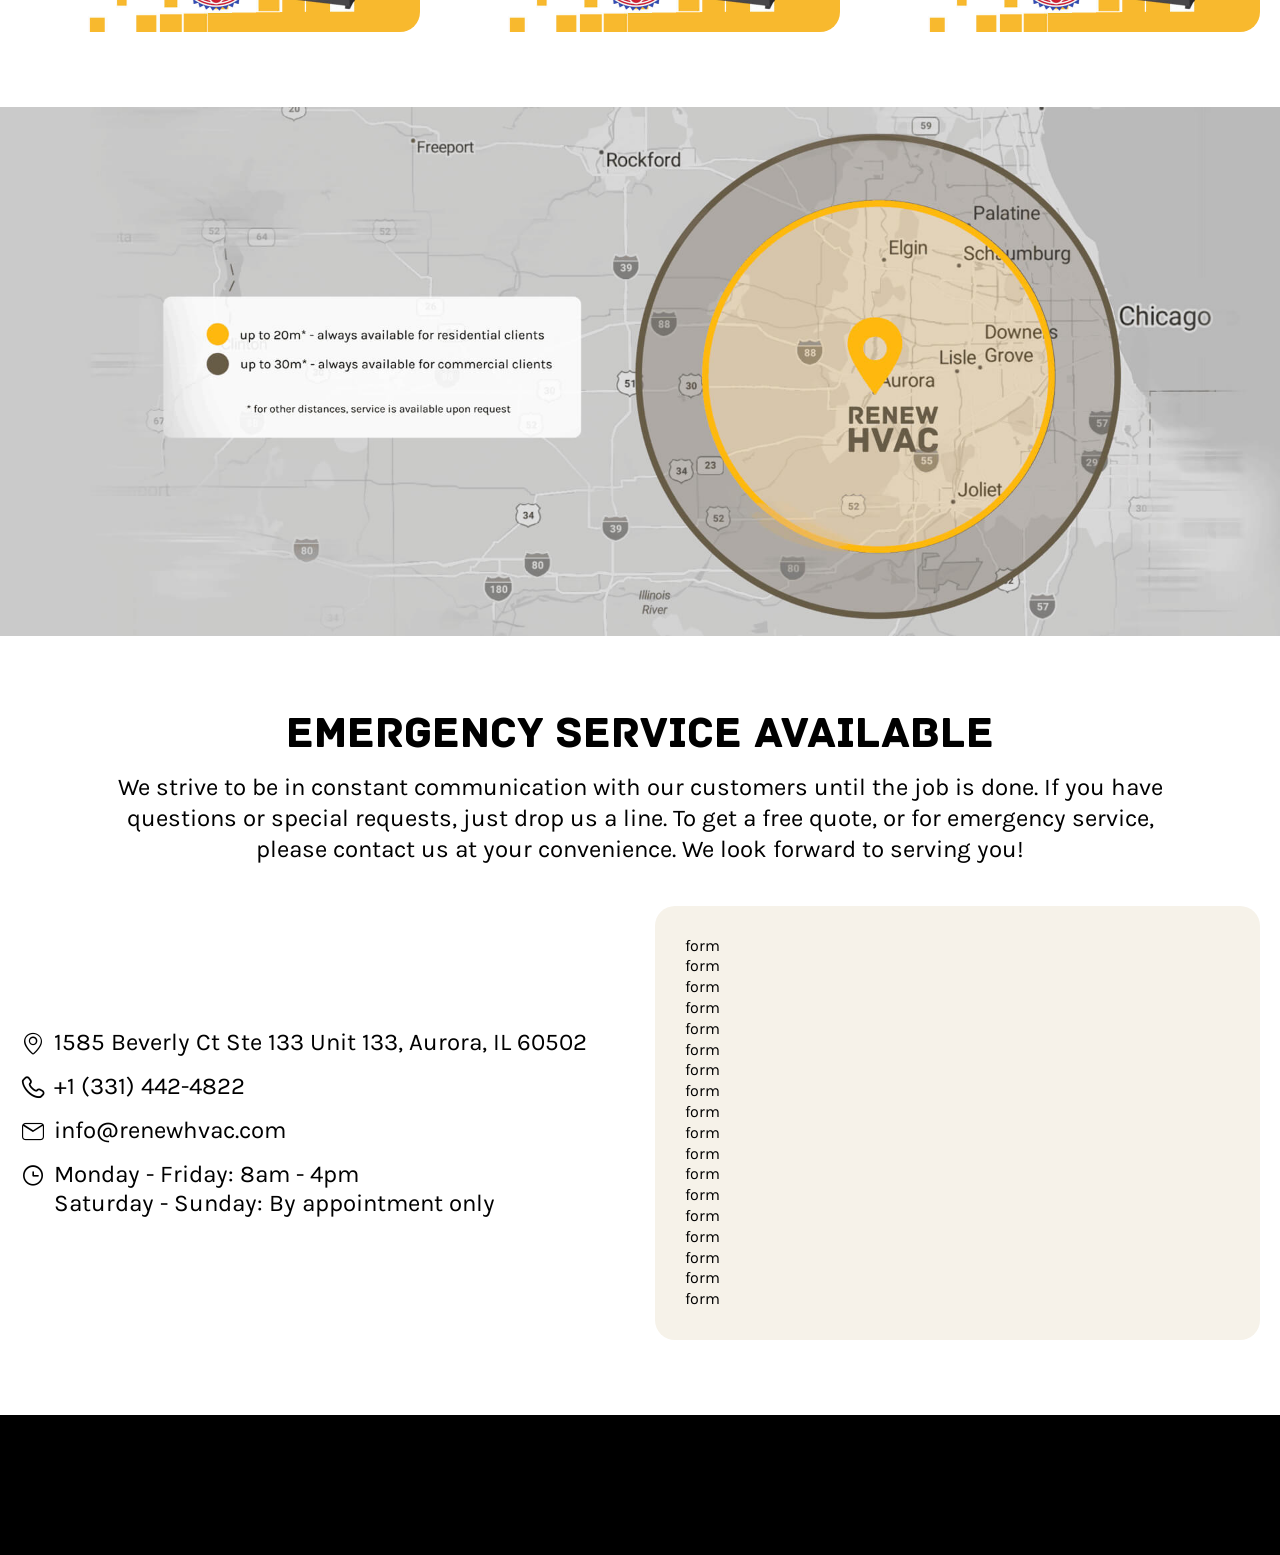
<file: page-servs.html>
<!DOCTYPE html>
<html lang="en">

<head>
	<meta charset="utf-8">
	<meta name='robots' content='noindex, nofollow' />
	<meta name="viewport" content="width=device-width, initial-scale=1, maximum-scale=1">
	<title>Site</title>

	<link rel="stylesheet" href="assets/css/fonts.css">
	<link rel="stylesheet" href="assets/css/icons-font-rx.css">
	<link rel="stylesheet" href="assets/css/swiper-bundle.min.css">
	<link rel="stylesheet" href="assets/css/fancybox.css">
	<link rel="stylesheet" href="assets/css/twentytwenty.css">
	<link rel="stylesheet" href="assets/css/style-rx.css">
</head>

<body id="home" class="home page">
	<div class="wrapper">

		<div class="hservices-sect-rx sect-rx rx">
			<div class="hservices__container">
				<div class="sect-header">
					<h1 class="sheader__title">Our Service</h1>
					<div class="sheader__title2 h4">Residential & Commercial HVAC Services</div>
					<div class="sheader__desc">
						<p>At Renew HVAC, we specialize in delivering high-quality heating, cooling, and air quality solutions tailored to both residential and commercial properties. With a team of certified professionals, we ensure energy-efficient, reliable, and long-lasting HVAC systems that keep homes and businesses comfortable year-round. Whether you need a new installation, routine maintenance, or urgent repairs, we provide customized solutions to fit your specific needs.</p>
					</div>
				</div>
			</div>
		</div>
		
		<section class="hservs-sect-rx sect-rx rx">
			<div class="hservs__imgtitle">
				<img src="img/title-commercial.svg" alt="Commercial HVAC Installation">
			</div>
			<div class="hservs__container">
				<div class="sect-header hidden">
					<h2 class="sheader__title">Commercial HVAC Installation</h2>
					<div class="sheader__desc">
						<p>We deliver reliable, high-efficiency HVAC systems tailored for industrial facilities, office buildings, retail spaces, and other commercial properties. Our installation services cover the entire spectrum of heating, cooling, and ventilation needs to ensure consistent indoor comfort and operational efficiency. For critical environments like server rooms and data centers, we specialize in advanced cooling systems designed to protect your equipment and minimize the risk of downtime. We also provide comprehensive climate management solutions, creating optimal indoor conditions for expansive spaces such as warehouses, large offices, and production facilities.</p>
					</div>
				</div>
				<div class="hservs__content">
					<ul class="hvac__list">
						<li><a href="https://renewhvac.com/commercial-hvac-installation/">Commercial HVAC Installation</a></li>
						<li><a href="https://renewhvac.com/air-conditioner-installation-and-replacement/">Air Conditioner Installation and Replacement</a></li>
						<li><a href="https://renewhvac.com/air-conditioner-repair/">Air Conditioner Repair</a></li>
						<li><a href="https://renewhvac.com/component-replacement/">Component Replacement</a></li>
						<li><a href="https://renewhvac.com/ductless-mini-split-systems/">Ductless Mini-Split Systems</a></li>
						<li><a href="https://renewhvac.com/filter-replacement/">Filter Replacement</a></li>
						<li><a href="https://renewhvac.com/furnace-installation-and-replacement/">Furnace Installation and Replacement</a></li>
						<li><a href="https://renewhvac.com/furnace-repair/">Furnace Repair</a></li>
						<li><a href="https://renewhvac.com/heat-pump-cooling/">Heat Pump Cooling</a></li>
						<li><a href="https://renewhvac.com/heat-pump-services/">Heat Pump Services</a></li>
						<li><a href="https://renewhvac.com/routine-maintenance-plans/">Routine Maintenance Plans</a></li>
						<li><a href="https://renewhvac.com/seasonal-tune-ups/">Seasonal Tune-Ups</a></li>
						<li><a href="https://renewhvac.com/system-design-and-consultation/">System Design and Consultation</a></li>
						<li><a href="https://renewhvac.com/system-inspections/">System Inspections</a></li>
					</ul>
				</div>
				<div class="hvac__gall3 gall3">
					<a data-fancybox="gall3-1" data-src="img/h-slide-01.jpg" class="gall3__item">
						<img src="img/h-slide-01.jpg" alt="gallery image">
					</a>
					<a data-fancybox="gall3-1" data-src="img/h-slide-01.jpg" class="gall3__item">
						<img src="img/h-slide-01.jpg" alt="gallery image">
					</a>
					<a data-fancybox="gall3-1" data-src="img/h-slide-01.jpg" class="gall3__item">
						<img src="img/h-slide-01.jpg" alt="gallery image">
					</a>
				</div>
			</div>
		</section>

		<section class="hservs-sect-rx sect-rx rx">
			<div class="hservs__imgtitle">
				<img src="img/title-residential.svg" alt="Our Residential HVAC Services">
			</div>
			<div class="hservs__container">
				<div class="sect-header hidden">
					<h2 class="sheader__title">Our Residential HVAC Services</h2>
					<div class="sheader__desc">
						<p>Create the Perfect Climate in Your Home with RenewHVAC. At RenewHVAC, we are dedicated to creating a comfortable, healthy, and energy-efficient atmosphere in your home. We offer a complete range of services for heating, ventilation, and air conditioning (HVAC) systems, from installation and repairs to ongoing maintenance.</p>
					</div>
				</div>
				<div class="hservs__content">
					<ul class="hvac__list">
						<li><a href="https://renewhvac.com/furnace-installation-and-replacement/">Furnace Installation and Replacement</a></li>
						<li><a href="https://renewhvac.com/furnace-repair/">Furnace Repair</a></li>
						<li><a href="https://renewhvac.com/filter-replacement/">Filter Replacement</a></li>
						<li><a href="https://renewhvac.com/air-conditioner-installation-and-replacement/">Air Conditioner Installation and Replacement</a></li>
						<li><a href="https://renewhvac.com/heat-pump-services/">Heat Pump Services</a></li>
						<li><a href="https://renewhvac.com/air-conditioner-repair/">Air Conditioner Repair</a></li>
						<li><a href="https://renewhvac.com/heat-pump-cooling/">Heat Pump Cooling</a></li>
						<li><a href="https://renewhvac.com/ductless-mini-split-systems/">Ductless Mini-Split Systems</a></li>
						<li><a href="https://renewhvac.com/system-design-and-consultation/">System Design and Consultation</a></li>
						<li><a href="https://renewhvac.com/routine-maintenance-plans/">Routine Maintenance Plans</a></li>
						<li><a href="https://renewhvac.com/system-inspections/">System Inspections</a></li>
						<li><a href="https://renewhvac.com/seasonal-tune-ups/">Seasonal Tune-Ups</a></li>
						<li><a href="https://renewhvac.com/component-replacement/">Component Replacement</a></li>
						<li><a href="https://renewhvac.com/residential-hvac-installation/">Residential HVAC Installation</a></li>
					</ul>
				</div>
				<div class="hvac__gall3 gall3">
					<a data-fancybox="gall3-2" data-src="img/h-slide-02.jpg" class="gall3__item">
						<img src="img/h-slide-02.jpg" alt="gallery image">
					</a>
					<a data-fancybox="gall3-2" data-src="img/h-slide-02.jpg" class="gall3__item">
						<img src="img/h-slide-02.jpg" alt="gallery image">
					</a>
					<a data-fancybox="gall3-2" data-src="img/h-slide-02.jpg" class="gall3__item">
						<img src="img/h-slide-02.jpg" alt="gallery image">
					</a>
				</div>
			</div>
		</section>

		<div class="hmap-sect-rx sect-rx rx">
			<div class="hmap__container-ff">
				<div class="hmap__content">
					<img src="img/renew-hvac-inc_map-new.jpg" alt="image map">
				</div>
			</div>
		</div>

		<section id="contacts" class="hcontacts-sect-rx sect-rx rx">
			<div class="hcontacts__container">
				<div class="sect-header">
					<h2 class="sheader__title">Emergency Service Available</h2>
					<div class="sheader__desc">
						<p>We strive to be in constant communication with our customers until the job is done. If you have questions or special requests, just drop us a line. To get a free quote, or for emergency service, please contact us at your convenience. We look forward to serving you!</p>
					</div>
				</div>
				<div class="hcontacts__content two-cols">
					<div class="two-cols__col">
						<div class="hcontacts__info">
							<ul class="hcontacts__conts hconts-list">
								<li><span class="_icon-locstion"></span>1585 Beverly Ct Ste 133 Unit 133, Aurora, IL 60502</li>
								<li><span class="_icon-phone"></span><a href="tel:+17738271762">+1 (331) 442-4822</a></li>
								<li><span class="_icon-email"></span><a href="mailto:info@renewhvac.com">info@renewhvac.com</a></li>
								<li><span class="_icon-clock"></span>Monday - Friday: 8am - 4pm <br>Saturday - Sunday: By appointment only</li>
							</ul>
						</div>
					</div>
					<div class="two-cols__col">
						<div class="hcontacts__form">
							form<br>
							form<br>
							form<br>
							form<br>
							form<br>
							form<br>
							form<br>
							form<br>
							form<br>
							form<br>
							form<br>
							form<br>
							form<br>
							form<br>
							form<br>
							form<br>
							form<br>
							form
						</div>
					</div>
				</div>
			</div>
		</section>

		<div class="hfooter"></div>
	</div>
	
	<div class="hidden"></div>
	
	<script src="assets/js/jquery-3.7.1.min.js"></script>
	<script src="assets/js/swiper-bundle.min.js"></script>
	<script src="assets/js/fancybox.umd.js"></script>
	<script src="assets/js/jquery.event.move.js"></script>
	<script src="assets/js/jquery.twentytwenty.js"></script>
	<script src="assets/js/common-rx.js"></script>
</body>
</html>
</file>
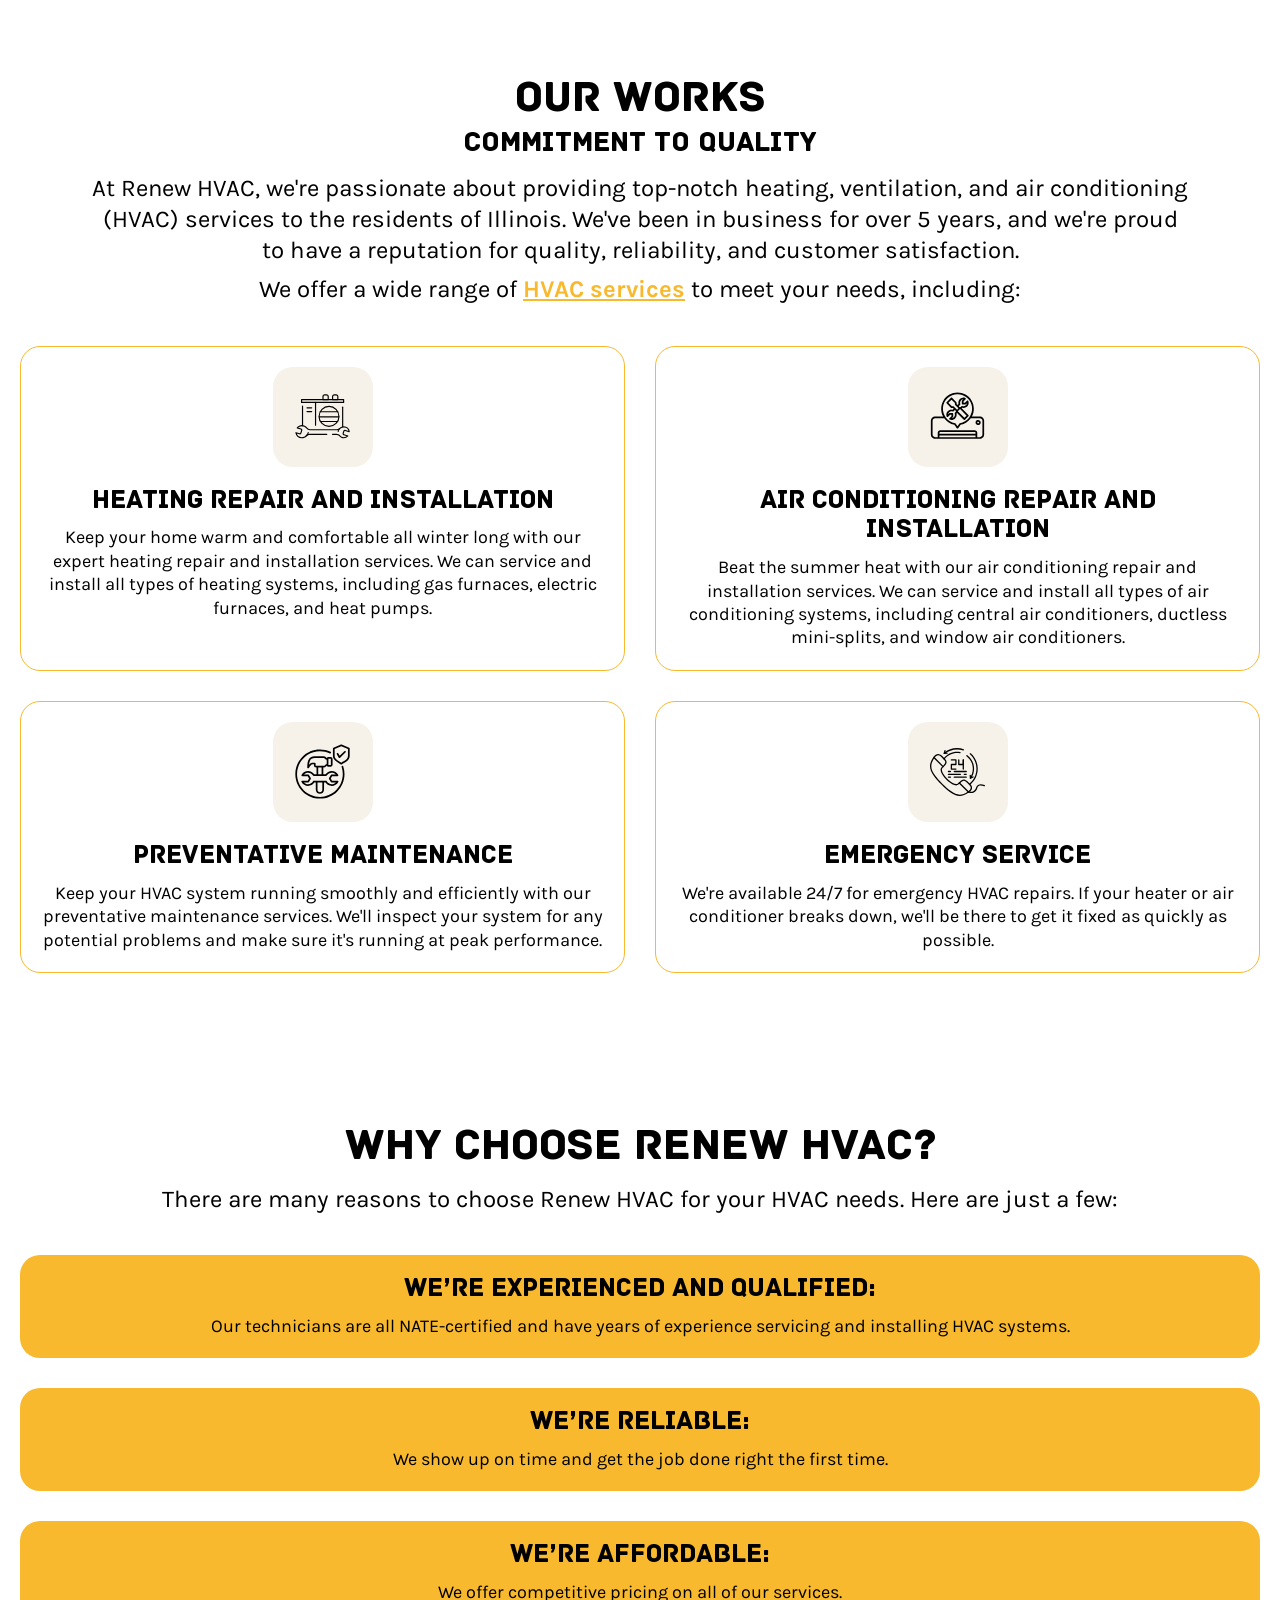
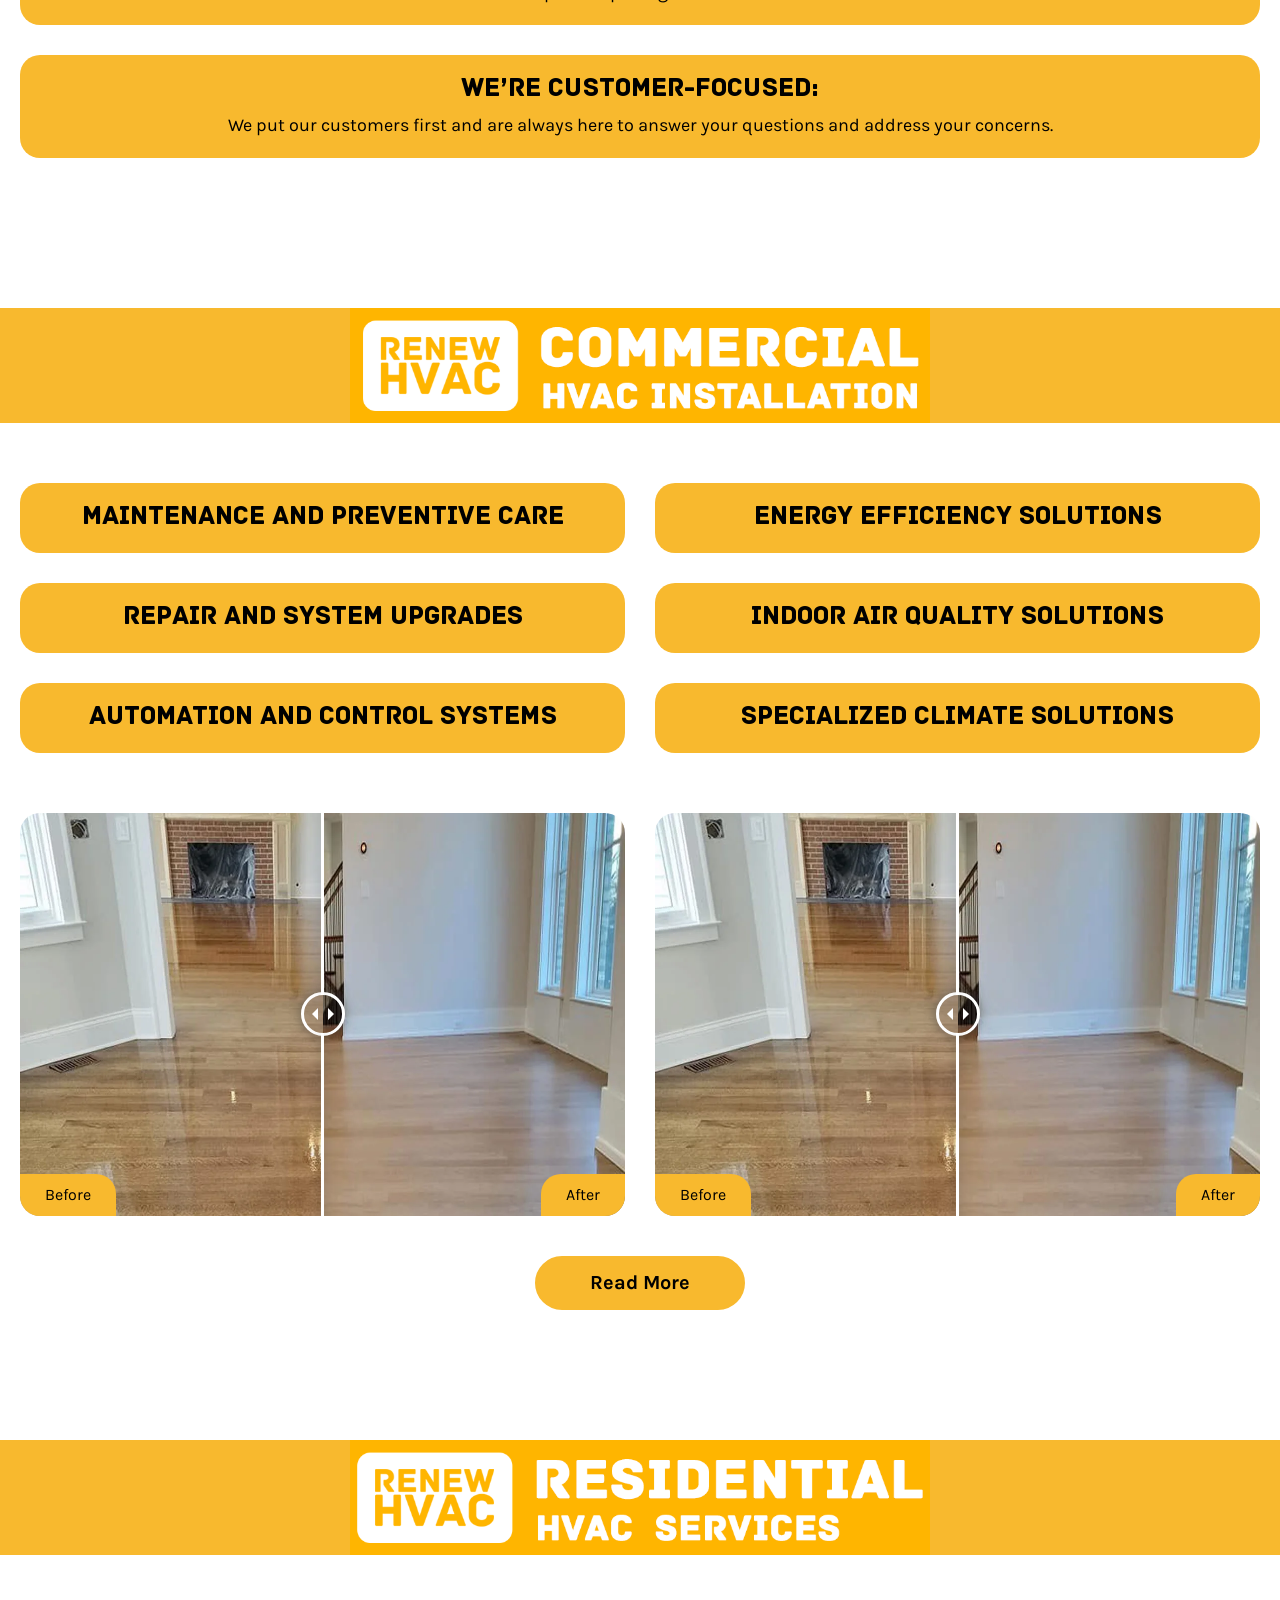
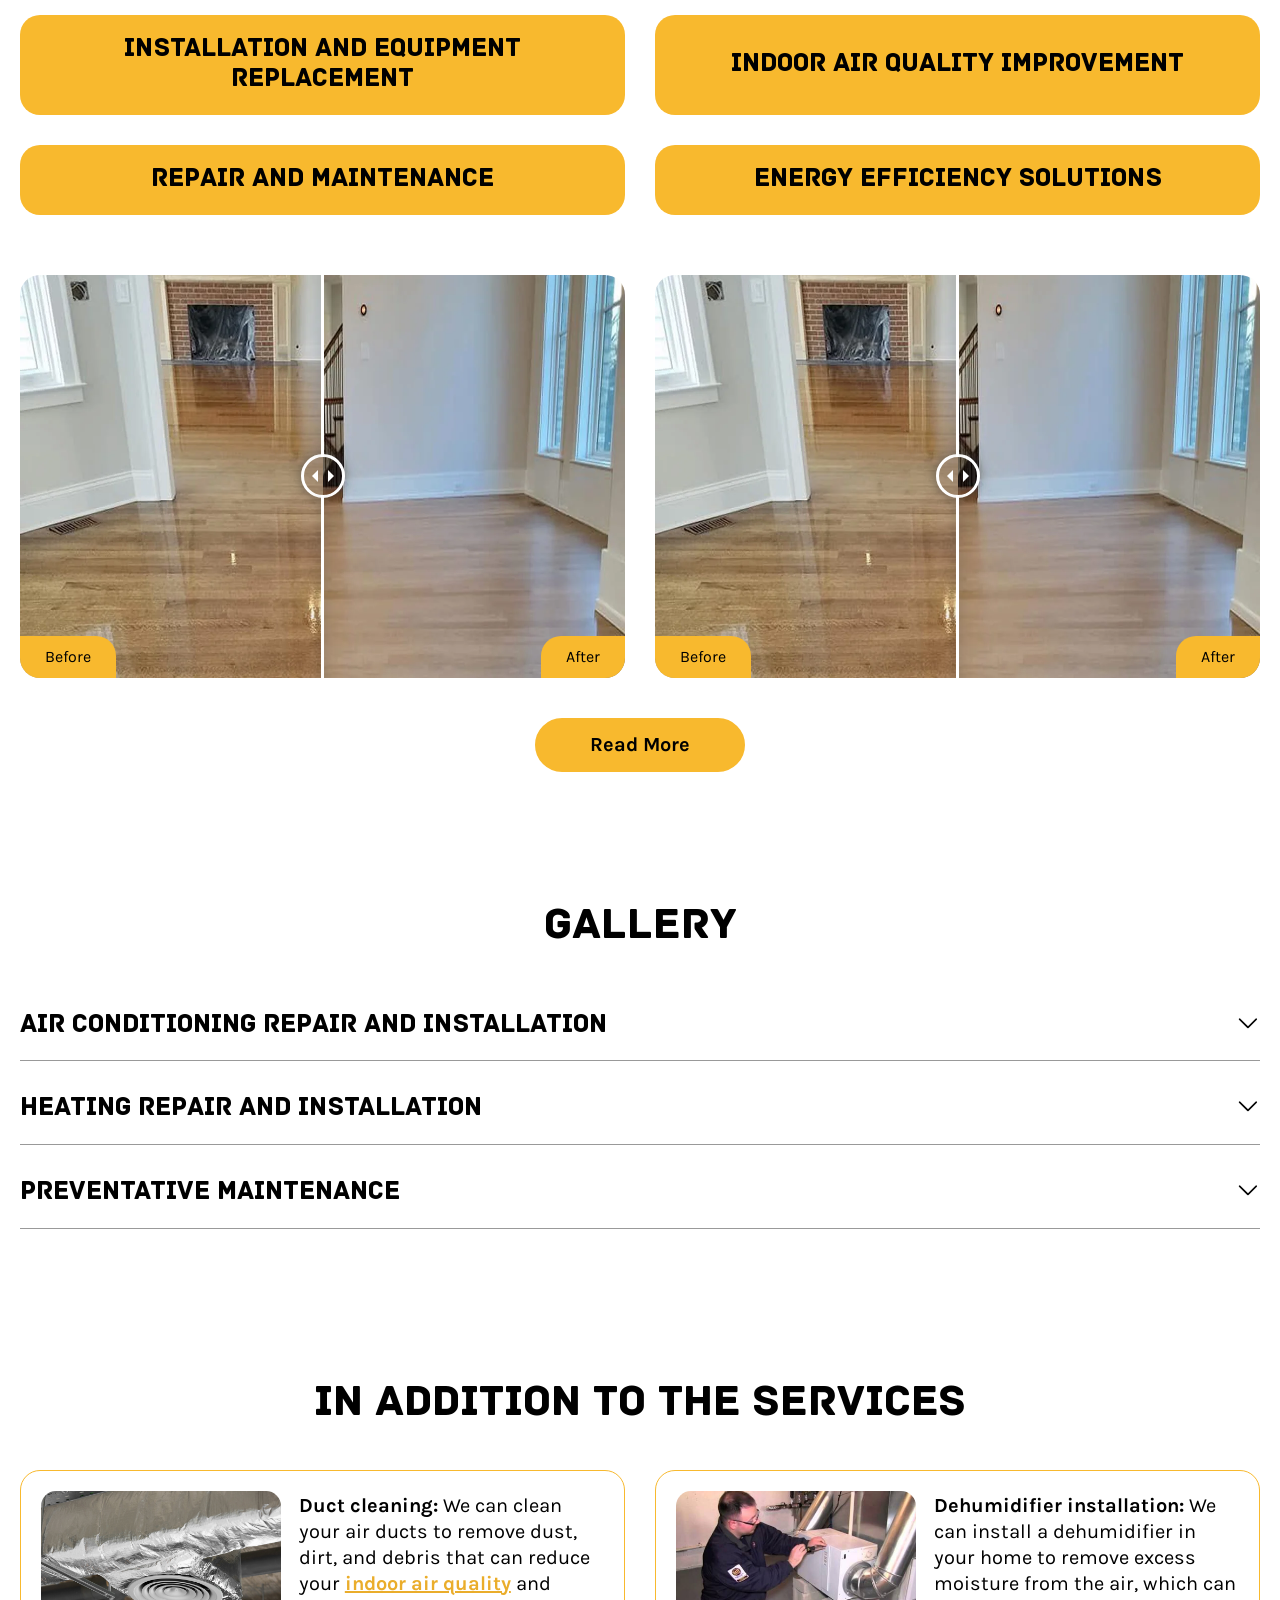
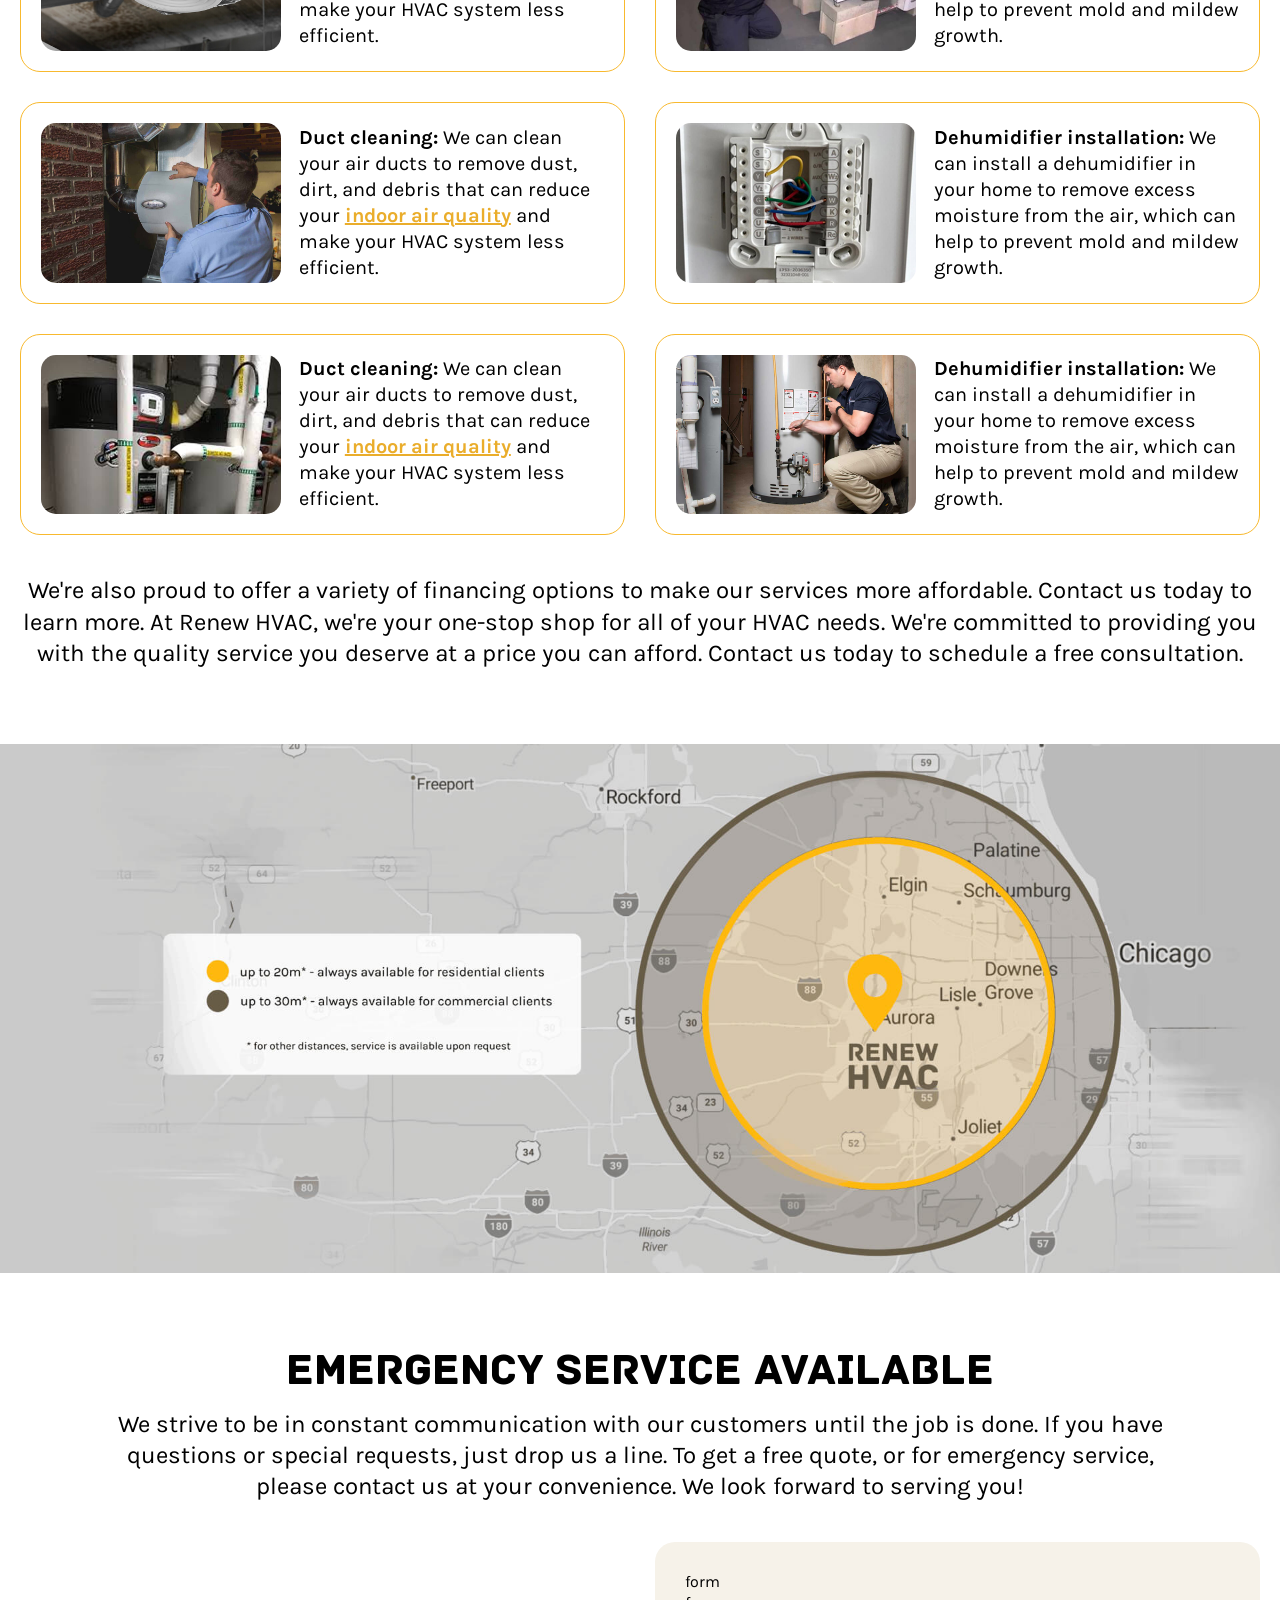
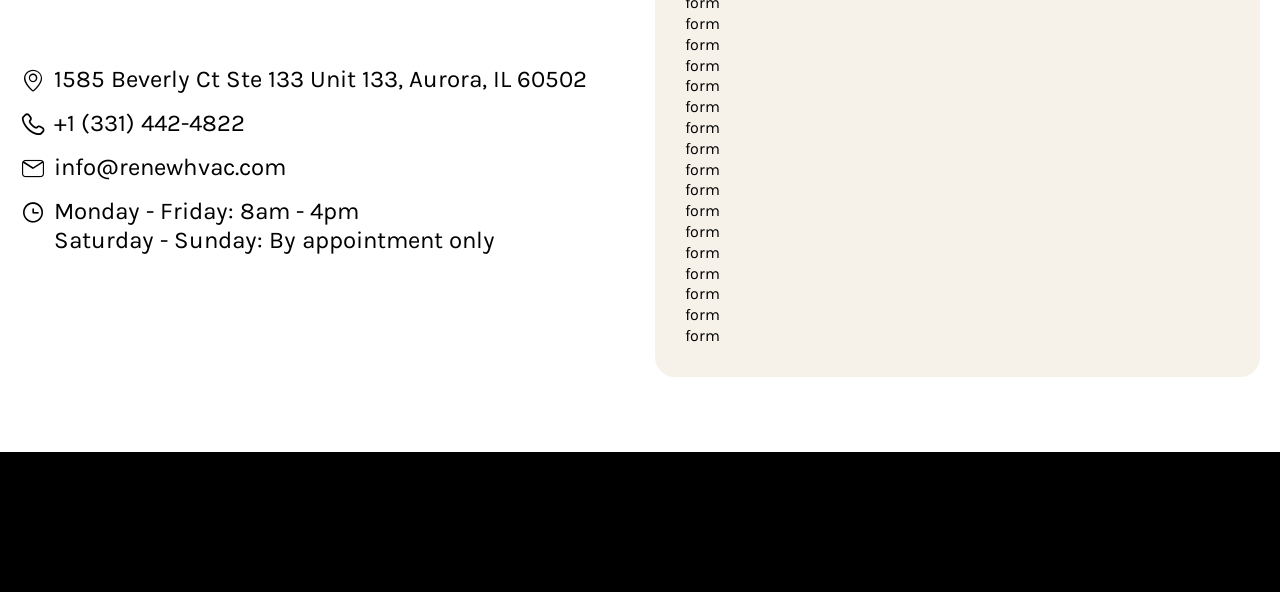
<file: page-works.html>
<!DOCTYPE html>
<html lang="en">

<head>
	<meta charset="utf-8">
	<meta name='robots' content='noindex, nofollow' />
	<meta name="viewport" content="width=device-width, initial-scale=1, maximum-scale=1">
	<title>Site</title>

	<link rel="stylesheet" href="assets/css/fonts.css">
	<link rel="stylesheet" href="assets/css/icons-font-rx.css">
	<link rel="stylesheet" href="assets/css/swiper-bundle.min.css">
	<link rel="stylesheet" href="assets/css/fancybox.css">
	<link rel="stylesheet" href="assets/css/twentytwenty.css">
	<link rel="stylesheet" href="assets/css/style-rx.css">
</head>

<body id="home" class="home page">
	<div class="wrapper">

		<div class="hworks-sect-rx sect-rx rx">
			<div class="hworks__container">
				<div class="sect-header">
					<h1 class="sheader__title">Our works</h1>
					<div class="sheader__title2 h4">Commitment to Quality</div>
					<div class="sheader__desc">
						<p>At Renew HVAC, we're passionate about providing top-notch heating, ventilation, and air conditioning (HVAC) services to the residents of Illinois. We've been in business for over 5 years, and we're proud to have a reputation for quality, reliability, and customer satisfaction.</p>
						<p>We offer a wide range of <a href="#">HVAC services</a> to meet your needs, including:</p>
					</div>
				</div>
				<div class="pluses__cards works-pluses">
					<div class="pluses__card">
						<div class="pluses__card-icon">
							<img src="img/ic_quality-01.svg" alt="icon">
						</div>
						<div class="pluses__card-title h4">Heating repair and installation</div>
						<div class="pluses__card-text">
							<p>Keep your home warm and comfortable all winter long with our expert heating repair and installation services. We can service and install all types of heating systems, including gas furnaces, electric furnaces, and heat pumps.</p>
						</div>
					</div>
					<div class="pluses__card">
						<div class="pluses__card-icon">
							<img src="img/ic_quality-02.svg" alt="icon">
						</div>
						<div class="pluses__card-title h4">Air conditioning repair and installation</div>
						<div class="pluses__card-text">
							<p>Beat the summer heat with our air conditioning repair and installation services. We can service and install all types of air conditioning systems, including central air conditioners, ductless mini-splits, and window air conditioners.</p>
						</div>
					</div>
					<div class="pluses__card">
						<div class="pluses__card-icon">
							<img src="img/ic_quality-03.svg" alt="icon">
						</div>
						<div class="pluses__card-title h4">Preventative maintenance</div>
						<div class="pluses__card-text">
							<p>Keep your HVAC system running smoothly and efficiently with our preventative maintenance services. We'll inspect your system for any potential problems and make sure it's running at peak performance.</p>
						</div>
					</div>
					<div class="pluses__card">
						<div class="pluses__card-icon">
							<img src="img/ic_quality-04.svg" alt="icon">
						</div>
						<div class="pluses__card-title h4">Emergency service</div>
						<div class="pluses__card-text">
							<p>We're available 24/7 for emergency HVAC repairs. If your heater or air conditioner breaks down, we'll be there to get it fixed as quickly as possible.</p>
						</div>
					</div>
				</div>
			</div>
		</div>

		<section class="hchoose-sect-rx sect-rx rx">
			<div class="hchoose__container">
				<div class="sect-header">
					<h2 class="sheader__title">Why Choose Renew HVAC?</h2>
					<div class="sheader__desc">
						<p>There are many reasons to choose Renew HVAC for your HVAC needs. Here are just a few:</p>
					</div>
				</div>
				<div class="hchoose__cards">
					<div class="hchoose__card">
						<div class="hchoose__card-title h4">We’re experienced and qualified:</div>
						<div class="hchoose__card-text">
							<p>Our technicians are all NATE-certified and have years of experience servicing and installing HVAC systems.</p>
						</div>
					</div>
					<div class="hchoose__card">
						<div class="hchoose__card-title h4">We’re reliable:</div>
						<div class="hchoose__card-text">
							<p>We show up on time and get the job done right the first time.</p>
						</div>
					</div>
					<div class="hchoose__card">
						<div class="hchoose__card-title h4">We’re affordable:</div>
						<div class="hchoose__card-text">
							<p>We offer competitive pricing on all of our services.</p>
						</div>
					</div>
					<div class="hchoose__card">
						<div class="hchoose__card-title h4">We’re customer-focused:</div>
						<div class="hchoose__card-text">
							<p>We put our customers first and are always here to answer your questions and address your concerns.</p>
						</div>
					</div>
				</div>
			</div>
		</section>
		
		<section class="hservs-sect-rx sect-rx rx">
			<div class="hservs__imgtitle">
				<img src="img/title-commercial.svg" alt="Commercial HVAC Installation">
			</div>
			<div class="hservs__container">
				<div class="sect-header hidden">
					<h2 class="sheader__title">Commercial HVAC Installation</h2>
					<div class="sheader__desc">
						<p>We deliver reliable, high-efficiency HVAC systems tailored for industrial facilities, office buildings, retail spaces, and other commercial properties. Our installation services cover the entire spectrum of heating, cooling, and ventilation needs to ensure consistent indoor comfort and operational efficiency. For critical environments like server rooms and data centers, we specialize in advanced cooling systems designed to protect your equipment and minimize the risk of downtime. We also provide comprehensive climate management solutions, creating optimal indoor conditions for expansive spaces such as warehouses, large offices, and production facilities.</p>
					</div>
				</div>
				<div class="hservs__content">
					<ul class="hvac__list">
						<li>Maintenance and Preventive Care</li>
						<li>Energy Efficiency Solutions</li>
						<li>Repair and System Upgrades</li>
						<li>Indoor Air Quality Solutions</li>
						<li>Automation and Control Systems</li>
						<li>Specialized Climate Solutions</li>
					</ul>
				</div>
				<div class="hvac__abgal two-cols">
					<div class="two-cols__col">
						<div class="hvac__abgal-card before-after">
							<img src="img/hero-test-img.webp" alt="Before">
							<img src="img/hero-test-img2.webp" alt="After">
						</div>
					</div>
					<div class="two-cols__col">
						<div class="hvac__abgal-card before-after">
							<img src="img/hero-test-img.webp" alt="Before">
							<img src="img/hero-test-img2.webp" alt="After">
						</div>
					</div>
				</div>
				<div class="hservs__btns sect__buttons">
					<a class="sect__btn rx-btn" href="#">
						<span class="btn__text">Read more</span>
					</a>
				</div>
			</div>
		</section>

		<section class="hservs-sect-rx sect-rx rx">
			<div class="hservs__imgtitle">
				<img src="img/title-residential.svg" alt="Our Residential HVAC Services">
			</div>
			<div class="hservs__container">
				<div class="sect-header hidden">
					<h2 class="sheader__title">Our Residential HVAC Services</h2>
					<div class="sheader__desc">
						<p>Create the Perfect Climate in Your Home with RenewHVAC. At RenewHVAC, we are dedicated to creating a comfortable, healthy, and energy-efficient atmosphere in your home. We offer a complete range of services for heating, ventilation, and air conditioning (HVAC) systems, from installation and repairs to ongoing maintenance.</p>
					</div>
				</div>
				<div class="hservs__content">
					<ul class="hvac__list">
						<li>Installation and Equipment Replacement</li>
						<li>Indoor Air Quality Improvement</li>
						<li>Repair and Maintenance</li>
						<li>Energy Efficiency Solutions</li>
					</ul>
				</div>
				<div class="hvac__abgal two-cols">
					<div class="two-cols__col">
						<div class="hvac__abgal-card before-after">
							<img src="img/hero-test-img.webp" alt="Before">
							<img src="img/hero-test-img2.webp" alt="After">
						</div>
					</div>
					<div class="two-cols__col">
						<div class="hvac__abgal-card before-after">
							<img src="img/hero-test-img.webp" alt="Before">
							<img src="img/hero-test-img2.webp" alt="After">
						</div>
					</div>
				</div>
				<div class="hservs__btns sect__buttons">
					<a class="sect__btn rx-btn" href="#">
						<span class="btn__text">Read more</span>
					</a>
				</div>
			</div>
		</section>

		<div class="hgallery-sect-rx sect-rx rx">
			<div class="hgallery__container">
				<div class="sect-header">
					<h2 class="sheader__title">Gallery</h2>
					<!--<div class="sheader__desc">
						<p>........</p>
					</div>-->
				</div>
				<div class="block__toggles hgallery-toggles">
					<div class="block__toggle">
						<div class="toggle__header">
							<div class="toggle__header-title h4">Air conditioning repair and installation</div>
							<button class="toggle__header-btn">
								<span class="_icon-arrow-down-l"></span>
							</button>
						</div>
						<div class="toggle__content">
							<div class="toggle__gall3 gall3">
								<a data-fancybox="gall-images-1" data-src="img/h-slide-02.jpg" class="gall3__item">
									<img src="img/h-slide-02.jpg" alt="gallery image">
								</a>
								<a data-fancybox="gall-images-1" data-src="img/h-slide-02.jpg" class="gall3__item">
									<img src="img/h-slide-01.jpg" alt="gallery image">
								</a>
								<a data-fancybox="gall-images-1" data-src="img/h-slide-02.jpg" class="gall3__item">
									<img src="img/h-slide-02.jpg" alt="gallery image">
								</a>
								<a data-fancybox="gall-images-1" data-src="img/h-slide-02.jpg" class="gall3__item">
									<img src="img/h-slide-01.jpg" alt="gallery image">
								</a>
								<a data-fancybox="gall-images-1" data-src="img/h-slide-02.jpg" class="gall3__item">
									<img src="img/h-slide-02.jpg" alt="gallery image">
								</a>
								<a data-fancybox="gall-images-1" data-src="img/h-slide-02.jpg" class="gall3__item">
									<img src="img/h-slide-01.jpg" alt="gallery image">
								</a>
							</div>
						</div>
					</div>
					<div class="block__toggle">
						<div class="toggle__header">
							<div class="toggle__header-title h4">Heating repair and installation</div>
							<button class="toggle__header-btn">
								<span class="_icon-arrow-down-l"></span>
							</button>
						</div>
						<div class="toggle__content">
							<div class="toggle__gall3 gall3">
								<a data-fancybox="gall-images-2" data-src="img/h-slide-02.jpg" class="gall3__item">
									<img src="img/h-slide-02.jpg" alt="gallery image">
								</a>
								<a data-fancybox="gall-images-2" data-src="img/h-slide-02.jpg" class="gall3__item">
									<img src="img/h-slide-02.jpg" alt="gallery image">
								</a>
								<a data-fancybox="gall-images-2" data-src="img/h-slide-02.jpg" class="gall3__item">
									<img src="img/h-slide-02.jpg" alt="gallery image">
								</a>
							</div>
						</div>
					</div>
					<div class="block__toggle">
						<div class="toggle__header">
							<div class="toggle__header-title h4">Preventative maintenance</div>
							<button class="toggle__header-btn">
								<span class="_icon-arrow-down-l"></span>
							</button>
						</div>
						<div class="toggle__content">
							<div class="toggle__gall3 gall3">
								<a data-fancybox="gall-images-3" data-src="img/h-slide-02.jpg" class="gall3__item">
									<img src="img/h-slide-02.jpg" alt="gallery image">
								</a>
								<a data-fancybox="gall-images-3" data-src="img/h-slide-02.jpg" class="gall3__item">
									<img src="img/h-slide-02.jpg" alt="gallery image">
								</a>
								<a data-fancybox="gall-images-3" data-src="img/h-slide-02.jpg" class="gall3__item">
									<img src="img/h-slide-02.jpg" alt="gallery image">
								</a>
							</div>
						</div>
					</div>
				</div>
			</div>
		</div>

		<div class="haddition-sect-rx sect-rx rx">
			<div class="haddition__container">
				<div class="sect-header">
					<h2 class="sheader__title">In addition to the services</h2>
					<!--<div class="sheader__desc">
						<p>.......</p>
					</div>-->
				</div>
				<div class="haddition__cards">
					<div class="haddition__card">
						<div class="haddition__card-img">
							<img src="img/addi_img-01.jpg" alt="card image">
						</div>
						<div class="haddition__card-text">
							<p><strong>Duct cleaning:</strong> We can clean your air ducts to remove dust, dirt, and debris that can reduce your <a href="#">indoor air quality</a> and make your HVAC system less efficient.</p>
						</div>
					</div>
					<div class="haddition__card">
						<div class="haddition__card-img">
							<img src="img/addi_img-02.jpg" alt="card image">
						</div>
						<div class="haddition__card-text">
							<p><strong>Dehumidifier installation:</strong> We can install a dehumidifier in your home to remove excess moisture from the air, which can help to prevent mold and mildew growth.</p>
						</div>
					</div>
					<div class="haddition__card">
						<div class="haddition__card-img">
							<img src="img/addi_img-03.jpg" alt="card image">
						</div>
						<div class="haddition__card-text">
							<p><strong>Duct cleaning:</strong> We can clean your air ducts to remove dust, dirt, and debris that can reduce your <a href="#">indoor air quality</a> and make your HVAC system less efficient.</p>
						</div>
					</div>
					<div class="haddition__card">
						<div class="haddition__card-img">
							<img src="img/addi_img-04.jpg" alt="card image">
						</div>
						<div class="haddition__card-text">
							<p><strong>Dehumidifier installation:</strong> We can install a dehumidifier in your home to remove excess moisture from the air, which can help to prevent mold and mildew growth.</p>
						</div>
					</div>
					<div class="haddition__card">
						<div class="haddition__card-img">
							<img src="img/addi_img-05.jpg" alt="card image">
						</div>
						<div class="haddition__card-text">
							<p><strong>Duct cleaning:</strong> We can clean your air ducts to remove dust, dirt, and debris that can reduce your <a href="#">indoor air quality</a> and make your HVAC system less efficient.</p>
						</div>
					</div>
					<div class="haddition__card">
						<div class="haddition__card-img">
							<img src="img/addi_img-06.jpg" alt="card image">
						</div>
						<div class="haddition__card-text">
							<p><strong>Dehumidifier installation:</strong> We can install a dehumidifier in your home to remove excess moisture from the air, which can help to prevent mold and mildew growth.</p>
						</div>
					</div>
				</div>
				<div class="haddition__bottom sect__bottom">
					<p>We're also proud to offer a variety of financing options to make our services more affordable. Contact us today to learn more. At Renew HVAC, we're your one-stop shop for all of your HVAC needs. We're committed to providing you with the quality service you deserve at a price you can afford. Contact us today to schedule a free consultation.</p>
				</div>
			</div>
		</div>

		<div class="hmap-sect-rx sect-rx rx">
			<div class="hmap__container-ff">
				<div class="hmap__content">
					<img src="img/renew-hvac-inc_map-new.jpg" alt="image map">
				</div>
			</div>
		</div>

		<section id="contacts" class="hcontacts-sect-rx sect-rx rx">
			<div class="hcontacts__container">
				<div class="sect-header">
					<h2 class="sheader__title">Emergency Service Available</h2>
					<div class="sheader__desc">
						<p>We strive to be in constant communication with our customers until the job is done. If you have questions or special requests, just drop us a line. To get a free quote, or for emergency service, please contact us at your convenience. We look forward to serving you!</p>
					</div>
				</div>
				<div class="hcontacts__content two-cols">
					<div class="two-cols__col">
						<div class="hcontacts__info">
							<ul class="hcontacts__conts hconts-list">
								<li><span class="_icon-locstion"></span>1585 Beverly Ct Ste 133 Unit 133, Aurora, IL 60502</li>
								<li><span class="_icon-phone"></span><a href="tel:+17738271762">+1 (331) 442-4822</a></li>
								<li><span class="_icon-email"></span><a href="mailto:info@renewhvac.com">info@renewhvac.com</a></li>
								<li><span class="_icon-clock"></span>Monday - Friday: 8am - 4pm <br>Saturday - Sunday: By appointment only</li>
							</ul>
						</div>
					</div>
					<div class="two-cols__col">
						<div class="hcontacts__form">
							form<br>
							form<br>
							form<br>
							form<br>
							form<br>
							form<br>
							form<br>
							form<br>
							form<br>
							form<br>
							form<br>
							form<br>
							form<br>
							form<br>
							form<br>
							form<br>
							form<br>
							form
						</div>
					</div>
				</div>
			</div>
		</section>

		<div class="hfooter"></div>
	</div>
	
	<div class="hidden"></div>
	
	<script src="assets/js/jquery-3.7.1.min.js"></script>
	<script src="assets/js/swiper-bundle.min.js"></script>
	<script src="assets/js/fancybox.umd.js"></script>
	<script src="assets/js/jquery.event.move.js"></script>
	<script src="assets/js/jquery.twentytwenty.js"></script>
	<script src="assets/js/common-rx.js"></script>
</body>
</html>
</file>
<file: assets/css/fonts.css>
@font-face {
	font-family: 'Archive';
	src: local('Archive'),
		url('../fonts/Archive.eot?#iefix') format('embedded-opentype'),
		url('../fonts/Archive.woff') format('woff'),
		url('../fonts/Archive.ttf') format('truetype');
	font-weight: normal;
	font-style: normal;
}

@font-face {
    font-family: 'Karla';
    src: local('Karla Italic'), local('Karla-Italic'),
        url('../fonts/Karla-Italic.eot?#iefix') format('embedded-opentype'),
        url('../fonts/Karla-Italic.woff2') format('woff2'),
        url('../fonts/Karla-Italic.woff') format('woff'),
        url('../fonts/Karla-Italic.ttf') format('truetype');
    font-weight: normal;
    font-style: italic;
}

@font-face {
    font-family: 'Karla';
    src: local('Karla Bold Italic'), local('Karla-BoldItalic'),
        url('../fonts/Karla-BoldItalic.eot?#iefix') format('embedded-opentype'),
        url('../fonts/Karla-BoldItalic.woff2') format('woff2'),
        url('../fonts/Karla-BoldItalic.woff') format('woff'),
        url('../fonts/Karla-BoldItalic.ttf') format('truetype');
    font-weight: bold;
    font-style: italic;
}

@font-face {
    font-family: 'Karla';
    src: local('Karla Bold'), local('Karla-Bold'),
        url('../fonts/Karla-Bold.eot?#iefix') format('embedded-opentype'),
        url('../fonts/Karla-Bold.woff2') format('woff2'),
        url('../fonts/Karla-Bold.woff') format('woff'),
        url('../fonts/Karla-Bold.ttf') format('truetype');
    font-weight: bold;
    font-style: normal;
}

@font-face {
    font-family: 'Karla';
    src: local('Karla'), local('Karla-Regular'),
        url('../fonts/Karla-Regular.eot?#iefix') format('embedded-opentype'),
        url('../fonts/Karla-Regular.woff2') format('woff2'),
        url('../fonts/Karla-Regular.woff') format('woff'),
        url('../fonts/Karla-Regular.ttf') format('truetype');
    font-weight: normal;
    font-style: normal;
}
</file>
<file: assets/css/icons-font-rx.css>
@font-face {
  font-family: 'icons_font';
  src:
    url('../fonts/icons_font.ttf?qzz8el') format('truetype'),
    url('../fonts/icons_font.woff?qzz8el') format('woff'),
    url('../fonts/icons_font.svg?qzz8el#icons_font') format('svg');
  font-weight: normal;
  font-style: normal;
  font-display: block;
}

[class^="_icon-"]::before, [class*=" _icon-"]::before {
  /* use !important to prevent issues with browser extensions that change fonts */
  font-family: 'icons_font' !important;
  speak: never;
  font-style: normal;
  font-weight: normal;
  font-variant: normal;
  text-transform: none;
  line-height: 1;

  /* Better Font Rendering =========== */
  -webkit-font-smoothing: antialiased;
  -moz-osx-font-smoothing: grayscale;
}

._icon-arrow-bottom-b:before {
  content: "\e90d";
}
._icon-arrow-left-b:before {
  content: "\e90e";
}
._icon-arrow-right-b:before {
  content: "\e90f";
}
._icon-arrow-top-b:before {
  content: "\e910";
}
._icon-close-icon:before {
  content: "\e90b";
}
._icon-burger-menu2:before {
  content: "\e90c";
}
._icon-burger-menu:before {
  content: "\e900";
}
._icon-burger-menu3:before {
  content: "\e911";
}
._icon-arrow-down-l:before {
  content: "\e901";
}
._icon-arrow-left-l:before {
  content: "\e902";
}
._icon-arrow-right-l:before {
  content: "\e903";
}
._icon-arrow-up:before {
  content: "\e904";
}
._icon-arrow-down:before {
  content: "\e905";
}
._icon-arrow-up-right:before {
  content: "\e906";
}
._icon-checked:before {
  content: "\e907";
}
._icon-locstion:before {
  content: "\e908";
}
._icon-phone:before {
  content: "\e909";
}
._icon-phone-call:before {
  content: "\e912";
}
._icon-email:before {
  content: "\e90a";
}
._icon-clock:before {
  content: "\e913";
}
</file>
<file: assets/css/twentytwenty.css>
.twentytwenty-horizontal .twentytwenty-handle:before, .twentytwenty-horizontal .twentytwenty-handle:after, .twentytwenty-vertical .twentytwenty-handle:before, .twentytwenty-vertical .twentytwenty-handle:after {
  content: " ";
  display: block;
  background: white;
  position: absolute;
  z-index: 30;
  -webkit-box-shadow: 0px 0px 12px rgba(51, 51, 51, 0.5);
  -moz-box-shadow: 0px 0px 12px rgba(51, 51, 51, 0.5);
  box-shadow: 0px 0px 12px rgba(51, 51, 51, 0.5); }

.twentytwenty-horizontal .twentytwenty-handle:before, .twentytwenty-horizontal .twentytwenty-handle:after {
  width: 3px;
  height: 9999px;
  left: 50%;
  margin-left: -1.5px; }

.twentytwenty-vertical .twentytwenty-handle:before, .twentytwenty-vertical .twentytwenty-handle:after {
  width: 9999px;
  height: 3px;
  top: 50%;
  margin-top: -1.5px; }

.twentytwenty-before-label, .twentytwenty-after-label, .twentytwenty-overlay {
  position: absolute;
  top: 0;
  width: 100%;
  height: 100%; }

.twentytwenty-before-label, .twentytwenty-after-label, .twentytwenty-overlay {
  -webkit-transition-duration: 0.5s;
  -moz-transition-duration: 0.5s;
  transition-duration: 0.5s; }

.twentytwenty-before-label, .twentytwenty-after-label {
  -webkit-transition-property: opacity;
  -moz-transition-property: opacity;
  transition-property: opacity; }

.twentytwenty-before-label:before, .twentytwenty-after-label:before {
  color: white;
  font-size: 13px;
  letter-spacing: 0.1em; }

.twentytwenty-before-label:before, .twentytwenty-after-label:before {
  position: absolute;
  background: rgba(255, 255, 255, 0.2);
  line-height: 38px;
  padding: 0 20px;
  -webkit-border-radius: 2px;
  -moz-border-radius: 2px;
  border-radius: 2px; }

.twentytwenty-horizontal .twentytwenty-before-label:before, .twentytwenty-horizontal .twentytwenty-after-label:before {
  top: 50%;
  margin-top: -19px; }

.twentytwenty-vertical .twentytwenty-before-label:before, .twentytwenty-vertical .twentytwenty-after-label:before {
  left: 50%;
  margin-left: -45px;
  text-align: center;
  width: 90px; }

.twentytwenty-left-arrow, .twentytwenty-right-arrow, .twentytwenty-up-arrow, .twentytwenty-down-arrow {
  width: 0;
  height: 0;
  border: 6px inset transparent;
  position: absolute; }

.twentytwenty-left-arrow, .twentytwenty-right-arrow {
  top: 50%;
  margin-top: -6px; }

.twentytwenty-up-arrow, .twentytwenty-down-arrow {
  left: 50%;
  margin-left: -6px; }

.twentytwenty-container {
  -webkit-box-sizing: content-box;
  -moz-box-sizing: content-box;
  box-sizing: content-box;
  z-index: 0;
  overflow: hidden;
  position: relative;
  -webkit-user-select: none;
  -moz-user-select: none;
  -ms-user-select: none; }
  .twentytwenty-container img {
    max-width: 100%;
    position: absolute;
    top: 0;
    display: block; }
  .twentytwenty-container.active .twentytwenty-overlay, .twentytwenty-container.active :hover.twentytwenty-overlay {
    background: rgba(0, 0, 0, 0); }
    .twentytwenty-container.active .twentytwenty-overlay .twentytwenty-before-label,
    .twentytwenty-container.active .twentytwenty-overlay .twentytwenty-after-label, .twentytwenty-container.active :hover.twentytwenty-overlay .twentytwenty-before-label,
    .twentytwenty-container.active :hover.twentytwenty-overlay .twentytwenty-after-label {
      opacity: 0; }
  .twentytwenty-container * {
    -webkit-box-sizing: content-box;
    -moz-box-sizing: content-box;
    box-sizing: content-box; }

.twentytwenty-before-label {
  opacity: 0; }
  .twentytwenty-before-label:before {
    content: attr(data-content); }

.twentytwenty-after-label {
  opacity: 0; }
  .twentytwenty-after-label:before {
    content: attr(data-content); }

.twentytwenty-horizontal .twentytwenty-before-label:before {
  left: 10px; }

.twentytwenty-horizontal .twentytwenty-after-label:before {
  right: 10px; }

.twentytwenty-vertical .twentytwenty-before-label:before {
  top: 10px; }

.twentytwenty-vertical .twentytwenty-after-label:before {
  bottom: 10px; }

.twentytwenty-overlay {
  -webkit-transition-property: background;
  -moz-transition-property: background;
  transition-property: background;
  background: rgba(0, 0, 0, 0);
  z-index: 25; }
  .twentytwenty-overlay:hover {
    background: rgba(0, 0, 0, 0.5); }
    .twentytwenty-overlay:hover .twentytwenty-after-label {
      opacity: 1; }
    .twentytwenty-overlay:hover .twentytwenty-before-label {
      opacity: 1; }

.twentytwenty-before {
  z-index: 20; }

.twentytwenty-after {
  z-index: 10; }

.twentytwenty-handle {
  height: 38px;
  width: 38px;
  position: absolute;
  left: 50%;
  top: 50%;
  margin-left: -22px;
  margin-top: -22px;
  border: 3px solid white;
  -webkit-border-radius: 1000px;
  -moz-border-radius: 1000px;
  border-radius: 1000px;
  -webkit-box-shadow: 0px 0px 12px rgba(51, 51, 51, 0.5);
  -moz-box-shadow: 0px 0px 12px rgba(51, 51, 51, 0.5);
  box-shadow: 0px 0px 12px rgba(51, 51, 51, 0.5);
  z-index: 40;
  cursor: pointer; }

.twentytwenty-horizontal .twentytwenty-handle:before {
  bottom: 50%;
  margin-bottom: 22px;
  -webkit-box-shadow: 0 3px 0 white, 0px 0px 12px rgba(51, 51, 51, 0.5);
  -moz-box-shadow: 0 3px 0 white, 0px 0px 12px rgba(51, 51, 51, 0.5);
  box-shadow: 0 3px 0 white, 0px 0px 12px rgba(51, 51, 51, 0.5); }
.twentytwenty-horizontal .twentytwenty-handle:after {
  top: 50%;
  margin-top: 22px;
  -webkit-box-shadow: 0 -3px 0 white, 0px 0px 12px rgba(51, 51, 51, 0.5);
  -moz-box-shadow: 0 -3px 0 white, 0px 0px 12px rgba(51, 51, 51, 0.5);
  box-shadow: 0 -3px 0 white, 0px 0px 12px rgba(51, 51, 51, 0.5); }

.twentytwenty-vertical .twentytwenty-handle:before {
  left: 50%;
  margin-left: 22px;
  -webkit-box-shadow: 3px 0 0 white, 0px 0px 12px rgba(51, 51, 51, 0.5);
  -moz-box-shadow: 3px 0 0 white, 0px 0px 12px rgba(51, 51, 51, 0.5);
  box-shadow: 3px 0 0 white, 0px 0px 12px rgba(51, 51, 51, 0.5); }
.twentytwenty-vertical .twentytwenty-handle:after {
  right: 50%;
  margin-right: 22px;
  -webkit-box-shadow: -3px 0 0 white, 0px 0px 12px rgba(51, 51, 51, 0.5);
  -moz-box-shadow: -3px 0 0 white, 0px 0px 12px rgba(51, 51, 51, 0.5);
  box-shadow: -3px 0 0 white, 0px 0px 12px rgba(51, 51, 51, 0.5); }

.twentytwenty-left-arrow {
  border-right: 6px solid white;
  left: 50%;
  margin-left: -17px; }

.twentytwenty-right-arrow {
  border-left: 6px solid white;
  right: 50%;
  margin-right: -17px; }

.twentytwenty-up-arrow {
  border-bottom: 6px solid white;
  top: 50%;
  margin-top: -17px; }

.twentytwenty-down-arrow {
  border-top: 6px solid white;
  bottom: 50%;
  margin-bottom: -17px; }
</file>
<file: assets/css/style-rx.css>
/* Reset */
*,
*::before,
*::after {padding: 0; margin: 0; border: 0; -webkit-box-sizing: border-box; box-sizing: border-box;}
a {text-decoration: none; color: inherit;}
ul, ol, li {list-style: none;}
img {vertical-align: top;}
h1, h2, h3, h4, h5, h6 {font-size: inherit; font-weight: inherit;}
html, body {line-height: 1; overflow-x: hidden;}
textarea, button, input, select {font-family: inherit; font-weight: inherit; font-size: inherit; color: inherit; outline: none;}
button {cursor: pointer; background-color: inherit;}

/*-------------START---------------*/
/*---------------------------------*/

/*::-webkit-input-placeholder {
	opacity: 1;
	color: var(--light-color);
}
::-moz-placeholder {
	opacity: 1;
	color: var(--light-color);
}
:-ms-input-placeholder {
	opacity: 1;
	color: var(--light-color);
}
::-ms-input-placeholder {
	opacity: 1;
	color: var(--light-color);
}
::placeholder {
	opacity: 1;
	color: var(--light-color);
}
::selection {
	background-color: var(--green-color);
	color: var(--white-color);
}*/

html {
	overflow-x: hidden;
}

body {
	background: #FFFFFF;
	font-family: 'Karla', sans-serif;
	font-size: 16px;
	line-height: 1.3;
	font-weight: 400;
	font-style: normal;
	color: #000000;
	scroll-behavior: smooth;
	min-width: 340px;
	overflow-x: hidden;
}

.rx h1, .rx .h1, 
.rx h2, .rx .h2, 
.rx h3, .rx .h3, 
.rx h4, .rx .h4, 
.rx h5, .rx .h5, 
.rx h6, .rx .h6 {
	display: block;
	font-family: 'Archive', serif;
	font-weight: 400;
	line-height: 1.15;
	color: #000000;
	margin: 0;
}

.rx h1, .rx .h1 {
	font-size: 40px;
}

.rx h2, .rx .h2 {
	font-size: 36px;
}

.rx h3, .rx .h3 {
	font-size: 32px;
}

.rx h4, .rx .h4 {
	font-size: 28px;
}

.rx h5, .rx .h5, .rx h6, .rx .h6 {
	font-size: 24px;
}

.rx b, .rx strong { font-weight: 700; }
.rx i, .rx em { font-style: normal; }

.rx a {
	color: #000000;
	transition: all 0.3s ease;
}

.rx a:hover, .rx a:active {
	color: #F8B92E;
}

.rx img { max-width: 100%; }
.rx video { max-width: 100%; }

.rx p:not(:last-child) {
	margin-bottom: 10px;
}

.hidden {
	display: none;
}

@media only screen and (max-width: 991.98px) {
	.rx h1, .rx .h1 {font-size: 34px;}
	.rx h2, .rx .h2 {font-size: 30px;}
	.rx h3, .rx .h3 {font-size: 26px;}
	.rx h4, .rx .h4 {font-size: 22px;}
	.rx h5, .rx .h5, .rx h6, .rx .h6 {font-size: 18px;}
}

@media only screen and (max-width: 574.98px) {
	.rx h1, .rx .h1 {font-size: 30px;}
	.rx h2, .rx .h2 {font-size: 26px;}
	.rx h3, .rx .h3 {font-size: 22px;}
	.rx h4, .rx .h4 {font-size: 20px;}
}

/*-------------BUTTONS-------------*/

.rx .rx-btn {
	display: inline-flex;
	justify-content: center;
	align-items: center;
	gap: 10px;
	padding: 0 25px;
	min-width: 210px;
	background-color: #F8B92E;
	border: 2px solid #F8B92E;
	outline: none;
	border-radius: 27px;
	white-space: nowrap;
	color: #000000;
	height: 54px;
	font-size: 20px;
	font-weight: 700;
	text-transform: capitalize;
	line-height: 1.1;
	box-shadow: none;
	cursor: pointer;
	transition: all 0.3s ease;
}

.rx .rx-btn:hover, .rx .rx-btn:active, .rx .rx-btn:focus {
	border-color: #F8B92E;
	background-color: #FFFFFF;
	color: #000000;
}

.rx .rx-btn.rx-btn--outline {
	border-color: #F8B92E;
	background-color: transparent;
	color: #000000;
}

.rx .rx-btn.rx-btn--outline:hover, .rx .rx-btn.rx-btn--outline:active, .rx .rx-btn.rx-btn--outline:focus {
	border-color: #F8B92E;
	background-color: #F8B92E;
	color: #000000;
}

/*---------Header-Main-Footer---------*/
/*------------------------------------*/

.wrapper {
  display: flex;
  min-height: 100vh;
  flex-direction: column;
  position: relative;
  transition: all .3s cubic-bezier(.79,.14,.15,.86);
}

/*--------------------GOGOGO-----------------------*/

.rx [class*="__container"] {
	position: relative;
	max-width: 1340px;
	width: 100%;
	padding-left: 20px;
	padding-right: 20px;
	margin: 0 auto;
}

.rx [class*="__container"].no--padding {
	padding-left: 0;
	padding-right: 0;
}

.rx [class*="__container-ff"] {
	max-width: 1920px;
	width: 100%;
	padding: 0;
	margin: 0 auto;
}

.sect-rx {
	position: relative;
	padding: 75px 0;
}

.sect-header {
	max-width: 1100px;
	margin: 0 auto 40px;
    text-align: center;
}

.rx .sheader__title {
	font-size: 44px;
    font-weight: 400;
	line-height: 1.15;
	color: #000000;
	text-transform: uppercase;
}

.rx .sheader__title2 {
    padding-top: 2px;
    padding-bottom: 3px;
    font-weight: 400;
	line-height: 1.15;
	color: #000000;
	text-transform: uppercase;
}

.sect__bottom,
.sheader__desc {
	margin-top: 10px;
	font-size: 24px;
    font-weight: 400;
    line-height: 1.3;
	color: #000000;
}

.sheader__desc a,
.sect__bottom a,
.sheader__desc span,
.sect__bottom span,
.sheader__desc b,
.sect__bottom b,
.sect__bottom strong,
.sheader__desc strong {
    font-weight: 700;
	color: #F8B92E;
}

.sect__bottom a,
.sheader__desc a {
    display: inline-block;
    text-decoration: underline;
}

.sect__bottom a:hover,
.sheader__desc a:hover {
    text-decoration: none;
}

.sect__bottom,
.sect__buttons {
	margin-top: 40px;
	position: relative;
	text-align: center;
}

.sheader__desc p:not(:last-child),
.sect__bottom p:not(:last-child) {
    margin-bottom: 8px;
}

.two-cols {
	display: flex;
	gap: 30px;
}

.two-cols__col {
	flex: 0 1 calc(100%/2 - 15px);
}

.carousel__navigation {
	margin-top: 20px;
	display: flex;
	align-items: center;
	justify-content: center;
	gap: 20px;
}

.carousel__pagination {
	display: inline-flex;
	gap: 6px;
	justify-content: center;
	align-items: center;
	width: auto !important;
	min-width: 240px;
}

.carousel__pagination .swiper-pagination-bullet {
	background-color: #999999;
	width: 10px;
	height: 10px;
	border-radius: 5px;
	margin: 0 !important;
	opacity: 1;
	overflow: hidden;
	transition: all 0.3s ease;
}

.carousel__pagination .swiper-pagination-bullet:hover {
	background-color: #000000;
}

.carousel__pagination span.swiper-pagination-bullet-active:hover,
.carousel__pagination span.swiper-pagination-bullet-active {
	background-color: #F8B92E;
	width: 20px;
	opacity: 1;
}

.carousel__btn-prev,
.carousel__btn-next {
	flex-grow: 0;
	flex-shrink: 0;
	display: flex;
	align-items: center;
	justify-content: center;
	width: 36px;
	height: 36px;
	border-radius: 18px;
	border: none;
	line-height: 0;
	font-size: 22px;
	color: #999999;
	text-align: center;
	transition: all 0.3s ease;
	cursor: pointer;
	overflow: hidden;
}

.carousel__btn-prev:hover,
.carousel__btn-next:hover {
	color: #000000;
}

.twentytwenty-overlay,
.twentytwenty-overlay:hover {
	background: none;
}
.twentytwenty-overlay .twentytwenty-before-label,
.twentytwenty-overlay .twentytwenty-after-label {
	opacity: 1;
}
.twentytwenty-overlay .twentytwenty-before-label::before,
.twentytwenty-overlay .twentytwenty-after-label::before {
	top: auto ;
	bottom: 0;
	margin-top: 0;
	background-color: #F8B92E;
	padding: 0 25px;
    font-family: 'Karla', sans-serif;
    font-size: 16px;
    font-weight: 400;
    line-height: 42px;
    letter-spacing: 0;
    color: #000;
}

.twentytwenty-overlay .twentytwenty-before-label::before {
	left: 0;
	border-radius: 0 20px 0 0;
}

.twentytwenty-overlay .twentytwenty-after-label::before {
	right: 0;
	border-radius: 20px 0 0 0;
}

/*--------------------------------------*/

.sect-rx.rx {
    line-height: 1.3;
}

.hero-sect-rx.sect-rx {
    background-color: #e9e5dc;
    background-image: url('../../img/bg-right.svg');
    background-position: 101% 50%;
    background-size: auto 100%;
    background-repeat: no-repeat;
    padding: 85px 0 80px;
}

.hero__content {
    align-items: center;
}

.rx .hero__title {
    font-size: 50px;
    font-weight: 400;
    line-height: 1.15;
    color: #000000;
}

.hero__desc {
    margin-top: 15px;
    font-size: 24px;
    font-weight: 400;
    color: #000000;
}

.hero__desc p:not(:last-child) {
    margin-bottom: 8px;
}

.hero__buttons {
    margin-top: 30px;
    display: flex;
    flex-wrap: wrap;
    gap: 20px;
}

.hero__carousel {
    overflow: hidden;
}

.hero__carousel .carousel__navigation {
    margin-top: 20px;
}

.hero__carousel .swiper-slide {
	box-sizing: border-box;
    width: 100%;
	height: auto;
}

.hero__card {
    border-radius: 20px;
    overflow: hidden;
}

.hero__card > img {
    width: 100%;
    max-width: 100%;
}

.pluses-sect-rx.sect-rx {
    padding: 80px 0 70px;
}

.pluses__cards {
	display: flex;
	flex-wrap: wrap;
	gap: 40px;
}

.pluses__cards.works-pluses {
    gap: 30px;
}

.pluses__card {
	flex: 0 1 calc(100% / 4 - 30px);
	text-align: center;
}

.works-pluses .pluses__card {
    padding: 20px 20px;
    border: 1px solid #F8B92E;
    border-radius: 20px;
	flex: 0 1 calc(100% / 2 - 15px);
}

.pluses__card-icon {
    background-color: #f6f2e9;
    display: flex;
    align-items: center;
    justify-content: center;
    width: 100px;
    height: 100px;
    border-radius: 20px;
    margin: 0 auto;
    padding: 15px;
    overflow: hidden;
}

.pluses__card-icon img {
	width: auto;
	height: 100%;
	max-height: 55px;
}

.rx .pluses__card-title {
	margin-top: 20px;
	font-size: 26px;
	font-weight: 400;
	line-height: 1.15;
	color: #000000;
}

.pluses__card-text {
    margin-top: 10px;
    font-size: 18px;
    font-weight: 400;
    line-height: 1.3;
    color: #000000;
}

.pluses__card-text p:not(:last-child) {
    margin-bottom: 8px;
}

.hpromo-sect-rx.sect-rx {
    padding: 0;
}

.hprices__cards {
    display: flex;
    flex-wrap: wrap;
    gap: 30px;
}

.hprices__card {
    position: relative;
    width: calc(100% / 2 - 15px);
    display: flex;
    gap: 5px;
    align-items: center;
    padding: 10px 10px 10px 28px;
    border: 2px solid #F8B92E;
    border-radius: 20px;
    overflow: hidden;
    cursor: pointer;
}

.hprices__card-info {
    flex: 0 1 44%;
    padding: 10px 0;
}

.hprices__card-img {
    flex: 0 1 56%;
}

.hprices__card-img img {
    width: 100%;
    max-width: 100%;
    transform: scale(1);
    transition: all 0.4s ease;
}

.hprices__card:hover .hprices__card-img img {
    transform: scale(1.04);
}

.rx .hprices__card-title {
    font-size: 26px;
    font-weight: normal;
    line-height: 1.15;
    color: #000;
}

.hprices__card-price {
    margin-top: 6px;
    font-size: 18px;
    font-weight: 400;
    line-height: 1.2;
    color: #F8B92E;
}

.hprices__card-price > span {
    font-family: 'Archive', serif;
    font-size: 22px;
    font-weight: 400;
    display: inline-block;
}

.hprices__card-price-under {
    margin-top: 3px;
    font-size: 16px;
    font-weight: 400;
    line-height: 1.2;
    color: #000;
}

.hprices__card-text {
    margin-top: 15px;
    font-size: 18px;
    font-weight: 400;
    line-height: 1.3;
    color: #000;
}

.hprices__card-text p:not(:last-child) {
    margin-bottom: 8px;
}

.hlogos-sect-rx.sect-rx {
    background-color: #e9e5dc;
    background-image: url('../../img/bg-right.svg');
    background-position: right bottom;
    background-size: cover;
    background-repeat: no-repeat;
}

.hlogos-sect-rx .sect-header {
    max-width: 950px;
}

/*.hlogos__track {
	display: flex;
	align-items: center;
	gap: 50px;
	width: max-content;
	animation: scroll 18s linear infinite;
}*/

.hlogos__carousel {
    overflow: hidden;
}

.hlogos__carousel .swiper-slide {
	box-sizing: border-box;
    width: calc(100% / 5 - 32.5px);
	height: auto;
}

.hlogos__item {
	display: flex;
    height: 100%;
	align-items: center;
}

.hlogos__item img {
	pointer-events: none;
}

.hchoose-sect-rx.sect-rx {}

.hchoose__cards {
    display: flex;
    flex-direction: column;
    gap: 30px;
}

.hchoose__card {
    background-color: #F8B92E;
    padding: 20px 20px;
    border-radius: 20px;
    text-align: center;
    overflow: hidden;
}

.rx .hchoose__card-title {
    font-size: 26px;
    font-weight: normal;
    line-height: 1.15;
    color: #000;
}

.hchoose__card-text {
    margin-top: 10px;
    font-size: 18px;
    font-weight: 400;
    line-height: 1.3;
    color: #000;
}

.hchoose__card-text p:not(:last-child) {
    margin-bottom: 8px;
}

.hpromo2-sect-rx.sect-rx {
    padding: 50px 0;
}

.hpromo2__img {
    background-color: #e9e5dc;
    display: block;
    border: 2px solid #F8B92E;
    border-radius: 20px;
    overflow: hidden;
}

.hpromo2__img img {
    transition: all 0.3s ease;
    opacity: 1;
    width: 100%;
    max-width: 100%;
}

.hpromo2__img:hover img {
    opacity: 0.75;
}

.hservs-sect-rx.sect-rx {
    padding-bottom: 55px;
}

.hservs__imgtitle {
    background-color: #F8B92E;
    text-align: center;
    padding: 0 10px;
}

.hservs__imgtitle img {
    width: 100%;
    max-width: 580px;
    pointer-events: none;
}

.hservs__content {
    margin-top: 60px;
}

.hvac__list {
    display: flex;
    flex-wrap: wrap;
    gap: 30px;
    padding: 0;
    margin: 0;
}

.hvac__list > li {
    display: flex;
    align-items: center;
    justify-content: center;
    background-color: #F8B92E;
    width: calc(100% / 2 - 15px);
    list-style: none;
    padding: 20px 20px;
    border-radius: 20px;
    font-family: 'Archive', serif;
    font-size: 26px;
    font-weight: 400;
    line-height: 1.15;
    color: #000;
    text-align: center;
    transition: all 0.3s ease;
}

.hvac__list > li a {
    text-decoration: underline;
    display: inline-block;
    color: #000;
}

.hvac__list > li a:hover {
    color: #000;
    text-decoration: none;
}
.hvac__gall3,
.hvac__abgal {
    margin-top: 60px;
}

.hvac__abgal-card {
    border-radius: 20px;
    overflow: hidden;
}

.gall3 {
    display: grid;
	grid-template-columns: repeat(3, 1fr);
	gap: 20px;
}

.gall3 .gall3__item {
    background-color: #e9e5dc;
    display: block;
	aspect-ratio: 1 / 1;
	border-radius: 20px;
    overflow: hidden;
}

.gall3 .gall3__item img {
	width: 100%;
	height: 100%;
	object-fit: cover;
	display: block;
    cursor: pointer;
	transition: all 0.4s ease;
}

.gall3 .gall3__item:hover img {
	transform: scale(1.04);
}

.hmap-sect-rx.sect-rx {
    padding-top: 20px;
    padding-bottom: 0;
}

.hmap__content {
    position: relative;
    overflow: hidden;
}

.hmap__content img {
    width: 100%;
    max-width: 100%;
    line-height: 0;
}

.hcontacts-sect-rx.sect-rx {}

.hcontacts__content {
    align-items: center;
}

.hcontacts__info {}

.hconts-list {
	display: flex;
	flex-direction: column;
	gap: 12px;
    margin: 0;
    padding: 0;
}

.hconts-list li {
	display: flex;
    font-size: 24px;
    font-weight: 400;
    line-height: 1.2;
    list-style: none;
	gap: 8px;
}

.hconts-list li span {
	margin-top: 3px;
	display: inline-block;
	font-size: 26px;
    font-weight: 400;
    color: #000;
	line-height: 1;
}

.hconts-list li a {
    color: #000;
    transition: all 0.3s ease;
}

.hconts-list li a:hover {
    color: #F8B92E;
}

.hcontacts__form {
    position: relative;
    background-color: #f6f2e9;
    border-radius: 20px;
    padding: 30px 30px;
    overflow: hidden;
}

.hservices-sect-rx.sect-rx {
    padding-bottom: 30px;
}

.hservices-sect-rx .sect-header {
    margin-bottom: 0;
}

.block__toggles {
	display: flex;
	flex-direction: column;
	gap: 15px;
}

.block__toggle {
	background-color: transparent;
	border-bottom: 1px solid #999999;
	padding: 18px 0 0;
	transition: all 0.3s ease;
	overflow: hidden;
}

.toggle__header {
	position: relative;
	display: flex;
	justify-content: space-between;
	align-items: start;
	gap: 16px;
	cursor: pointer;
	padding-bottom: 20px;
}

.rx .toggle__header-title {
	font-size: 26px;
    font-weight: 400;
    line-height: 1.15;
    color: #000;
	text-transform: none;
}

.toggle__header-btn {
	flex-grow: 0;
	flex-shrink: 0;
	display: flex;
	align-items: center;
	justify-content: center;
	width: 24px;
	height: 24px;
	line-height: 0;
	font-size: 20px;
	color: #000;
	text-align: center;
	transition: all 0.3s ease;
	cursor: pointer;
	overflow: hidden;
}

.toggle__header:hover .toggle__header-btn {
	color: #999999;
}

.toggle__header-btn.v_active {
	transform: rotateZ(180deg);
}

.toggle__content {
	max-height: 0;
    overflow: hidden;
    transition: all 0.5s ease;
}

.haddition-sect-rx.sect-rx {
    padding-bottom: 55px;
}

.haddition__cards {
    display: flex;
    flex-wrap: wrap;
    gap: 30px;
}

.haddition__card {
    display: flex;
    gap: 18px;
    align-items: center;
    width: calc(100% / 2 - 15px);
    padding: 20px 20px;
    border: 1px solid #F8B92E;
    border-radius: 20px;
}

.haddition__card-img {
    flex: 0 1 44%;
    border-radius: 15px;
    line-height: 0;
    overflow: hidden;
}

.haddition__card-img img {
    width: 100%;
    max-width: 100%;
}

.haddition__card-text {
    flex: 0 1 56%;
    font-size: 20px;
    font-weight: 400;
    line-height: 1.3;
    color: #000;
}

.haddition__card-text p:not(:last-child) {
    margin-bottom: 6px;
}

.haddition__card-text a {
    color: #eaad2b;
    font-weight: 700;
    text-decoration: underline;
    transition: all 0.3s ease;
}

.haddition__card-text a:hover {
    color: #eaad2b;
    text-decoration: none;
}

.himage-sect-rx.sect-rx {
    padding-top: 15px;
}

.himage__content {
    line-height: 0;
    border-radius: 20px;
    border: 10px solid #f6f2e9;
    overflow: hidden;
}



.hfooter {
    height: 140px;
    background-color: #000;
}

/*-------------------------------------------*/
/*------------------MEDIA--------------------*/

@media only screen and (max-width: 1199.98px) {
    .sect-header {
		margin-bottom: 30px;
	}
    .sect__bottom,
    .sect__buttons {
        margin-top: 30px;
    }
    .rx .sheader__title {
        font-size: 36px;
    }
    .sect-rx {
	    padding: 55px 0;
    }
    .hero-sect-rx.sect-rx {
        padding: 60px 0;
    }
    .rx .hero__title {
        font-size: 42px;
    }
    .sect__bottom,
    .sheader__desc,
    .hero__desc {
        font-size: 20px;
    }
    .pluses-sect-rx.sect-rx {
        padding: 60px 0 50px;
    }
    .hvac__list > li,
    .rx .toggle__header-title,
    .rx .hchoose__card-title,
    .rx .hprices__card-title,
    .rx .pluses__card-title {
        font-size: 24px;
    }
    .hchoose__card-text,
    .pluses__card-text,
    .hprices__card-text {
        font-size: 16px;
    }
    .hpromo2-sect-rx.sect-rx {
        padding: 40px 0;
    }
    .hconts-list li {
        font-size: 22px;
    }
    .hconts-list li span {
        font-size: 24px;
    }
    .haddition__card-text {
        font-size: 18px;
    }
    .hlogos__carousel .swiper-slide {
        width: calc(100% / 4 - 30px);
    }
}

@media only screen and (max-width: 1079.98px) {
    .rx .sheader__title {
        font-size: 32px;
    }
    .rx .hero__title {
        font-size: 36px;
    }
}

@media only screen and (max-width: 991.98px) {
    .two-cols {
		flex-direction: column;
        gap: 20px;
	}
	.two-cols__col {
		flex: 0 1 100%;
		width: 100%;
	}
    .hero-sect-rx.sect-rx {
        background-position: 30% 50%;
    }
    .hero__content.two-cols {
        flex-direction: column-reverse;
    }
    .hero__info {
        text-align: center;
    }
    .hero__buttons {
        justify-content: center;
    }
    .pluses__cards {
		column-gap: 20px;
		row-gap: 30px;
	}
	.pluses__card {
		flex: 0 1 calc(100% / 2 - 10px);
	}
    .pluses__cards.works-pluses {
        gap: 20px;
    }
    .works-pluses .pluses__card {
	    flex: 0 1 calc(100% / 2 - 10px);
        padding: 20px 18px;
    }
    .hlogos-sect-rx.sect-rx {
        background-image: none;
    }
    .hprices__cards {
        flex-direction: column;
        flex-wrap: inherit;
        gap: 20px;
    }
    .hprices__card {
        width: 100%;
    }
    .haddition__cards,
    .hchoose__cards {
        gap: 20px;
    }
    .haddition__card,
    .hchoose__card {
        padding: 20px 18px;
    }
    .hvac__list {
        flex-direction: column;
        gap: 20px;
    }
    .hvac__list > li {
        padding: 20px 18px;
        width: 100%;
    }
    .hservs__content,
    .hvac__gall3,
    .hvac__abgal {
        margin-top: 50px;
    }
    .hcontacts__content {
        align-items: inherit;
    }
    .hconts-list {
		align-items: center;
        text-align: center;
	}
    .hconts-list li {
        font-size: 20px;
    }
    .hconts-list li span {
        font-size: 22px;
    }
    .haddition__card {
        flex-direction: column;
        align-items: inherit;
    }
    .haddition__card-img,
    .haddition__card-text {
        flex: 1 1 auto;
        width: 100%;
    }
    .hlogos__carousel .swiper-slide {
        width: calc(100% / 3 - 27px);
    }
}

@media only screen and (max-width: 767.98px) {
    .rx .sheader__title {
        font-size: 30px;
    }
    .rx .hero__title {
        font-size: 32px;
    }
    .sect__bottom,
    .sheader__desc,
    .hero__desc {
        font-size: 18px;
    }
    .hvac__list > li,
    .rx .toggle__header-title,
    .rx .hchoose__card-title,
    .rx .hprices__card-title,
    .rx .pluses__card-title {
        font-size: 22px;
    }
    .pluses__card-icon {
        width: 80px;
        height: 80px;
    }
    .pluses__card-icon img {
        max-height: 40px;
    }
    .pluses__cards.works-pluses {
        flex-direction: column;
    }
    .works-pluses .pluses__card {
	    flex: 0 1 100%;
        width: 100%;
    }
    .gall3 {
		grid-template-columns: repeat(2, 1fr);
	}
    .haddition__card-text {font-size: 16px;}
}

@media only screen and (max-width: 599.98px) {
    .hero__buttons .rx-btn {
        width: 100%;
    }
    .hvac__list > li,
    .rx .toggle__header-title,
    .rx .hchoose__card-title,
    .rx .pluses__card-title {
        font-size: 20px;
    }
    .hprices__card {
        flex-direction: column-reverse;
        gap: 2px;
        align-items: inherit;
        justify-content: center;
        padding: 10px 20px 25px 20px;
    }
    .hprices__card-img,
    .hprices__card-info {
        text-align: center;
        flex: 1 1 auto;
        width: 100%;
        padding: 0;
    }
    .hconts-list li {
        font-size: 18px;
    }
    .hconts-list li span {
        font-size: 20px;
    }
    .haddition__cards {
        flex-direction: column;
    }
    .haddition__card {
        flex: 1 1 auto;
        width: 100%;
    }
    .hlogos__carousel .swiper-slide {
        width: calc(100% / 2 - 21px);
    }
}

@media only screen and (max-width: 479.98px) {
    .hvac__list > li,
    .rx .pluses__card-title {
        font-size: 18px;
    }
}
</file>
